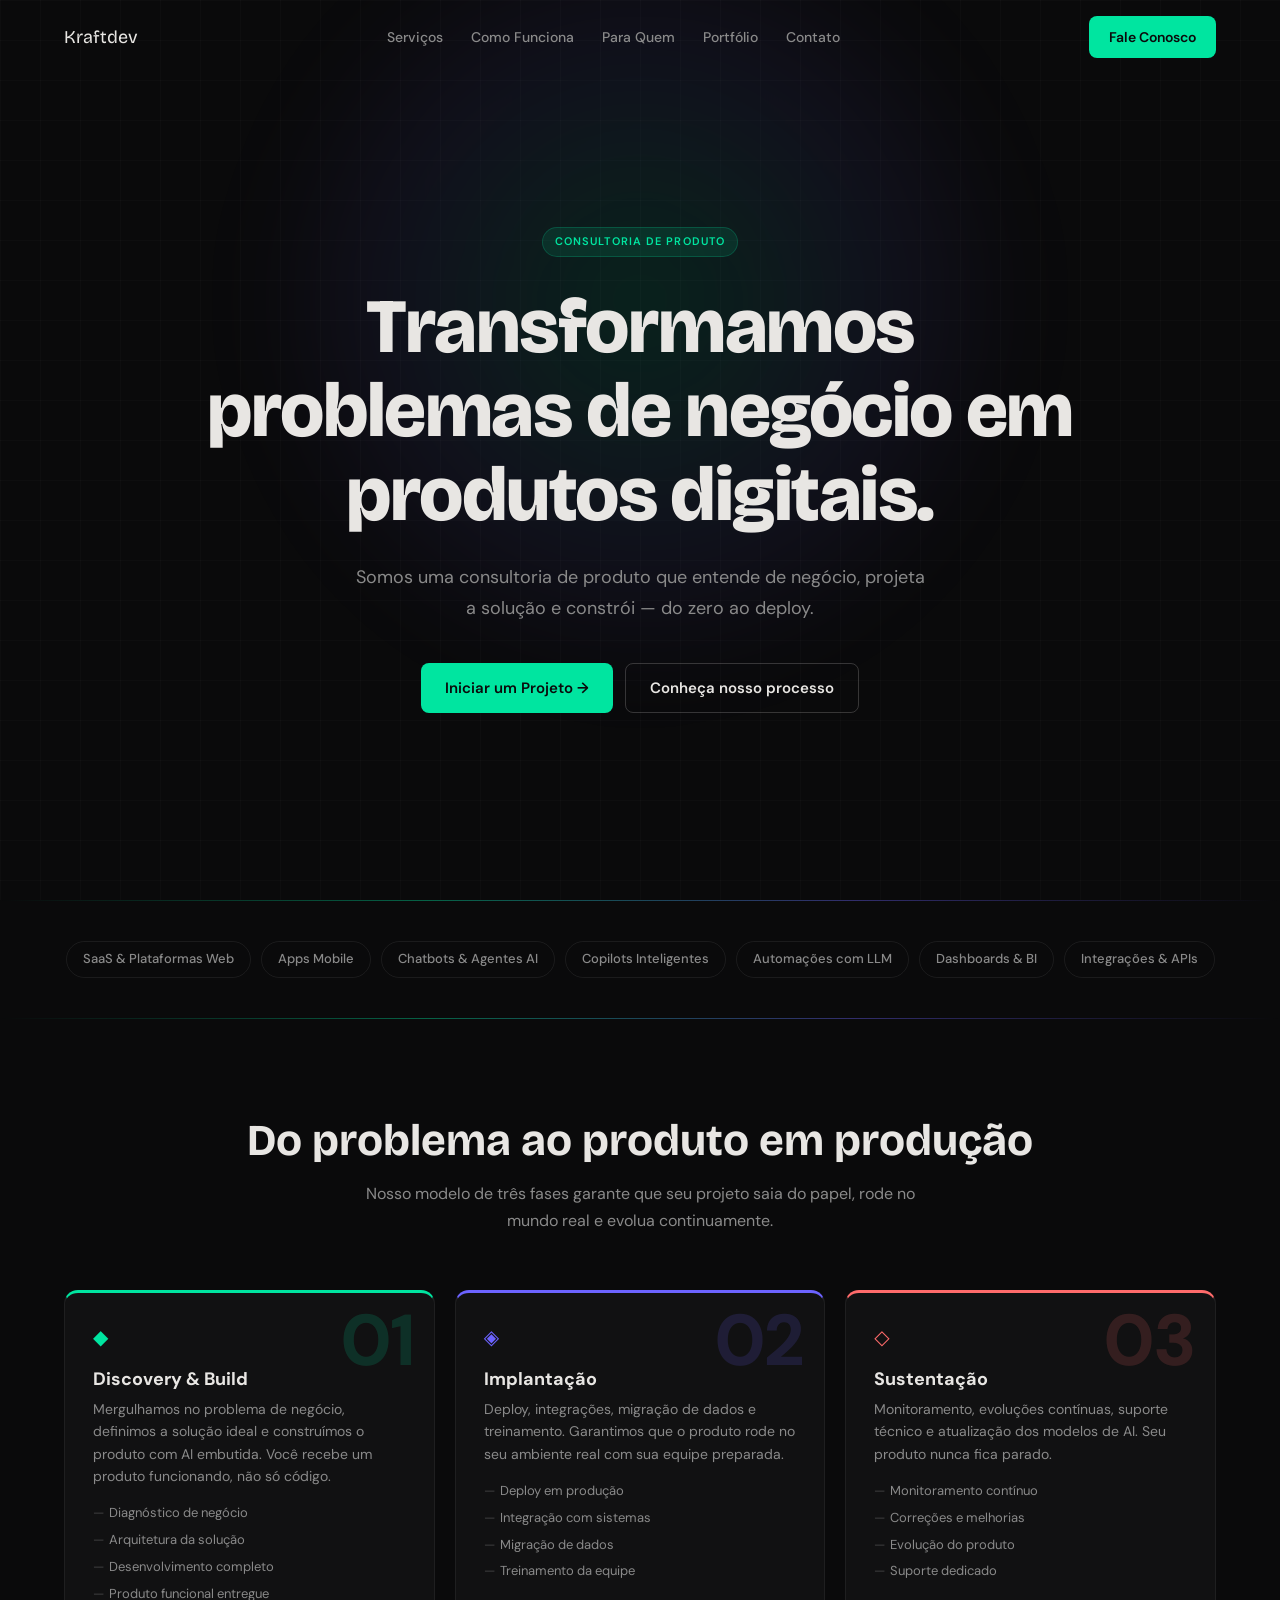
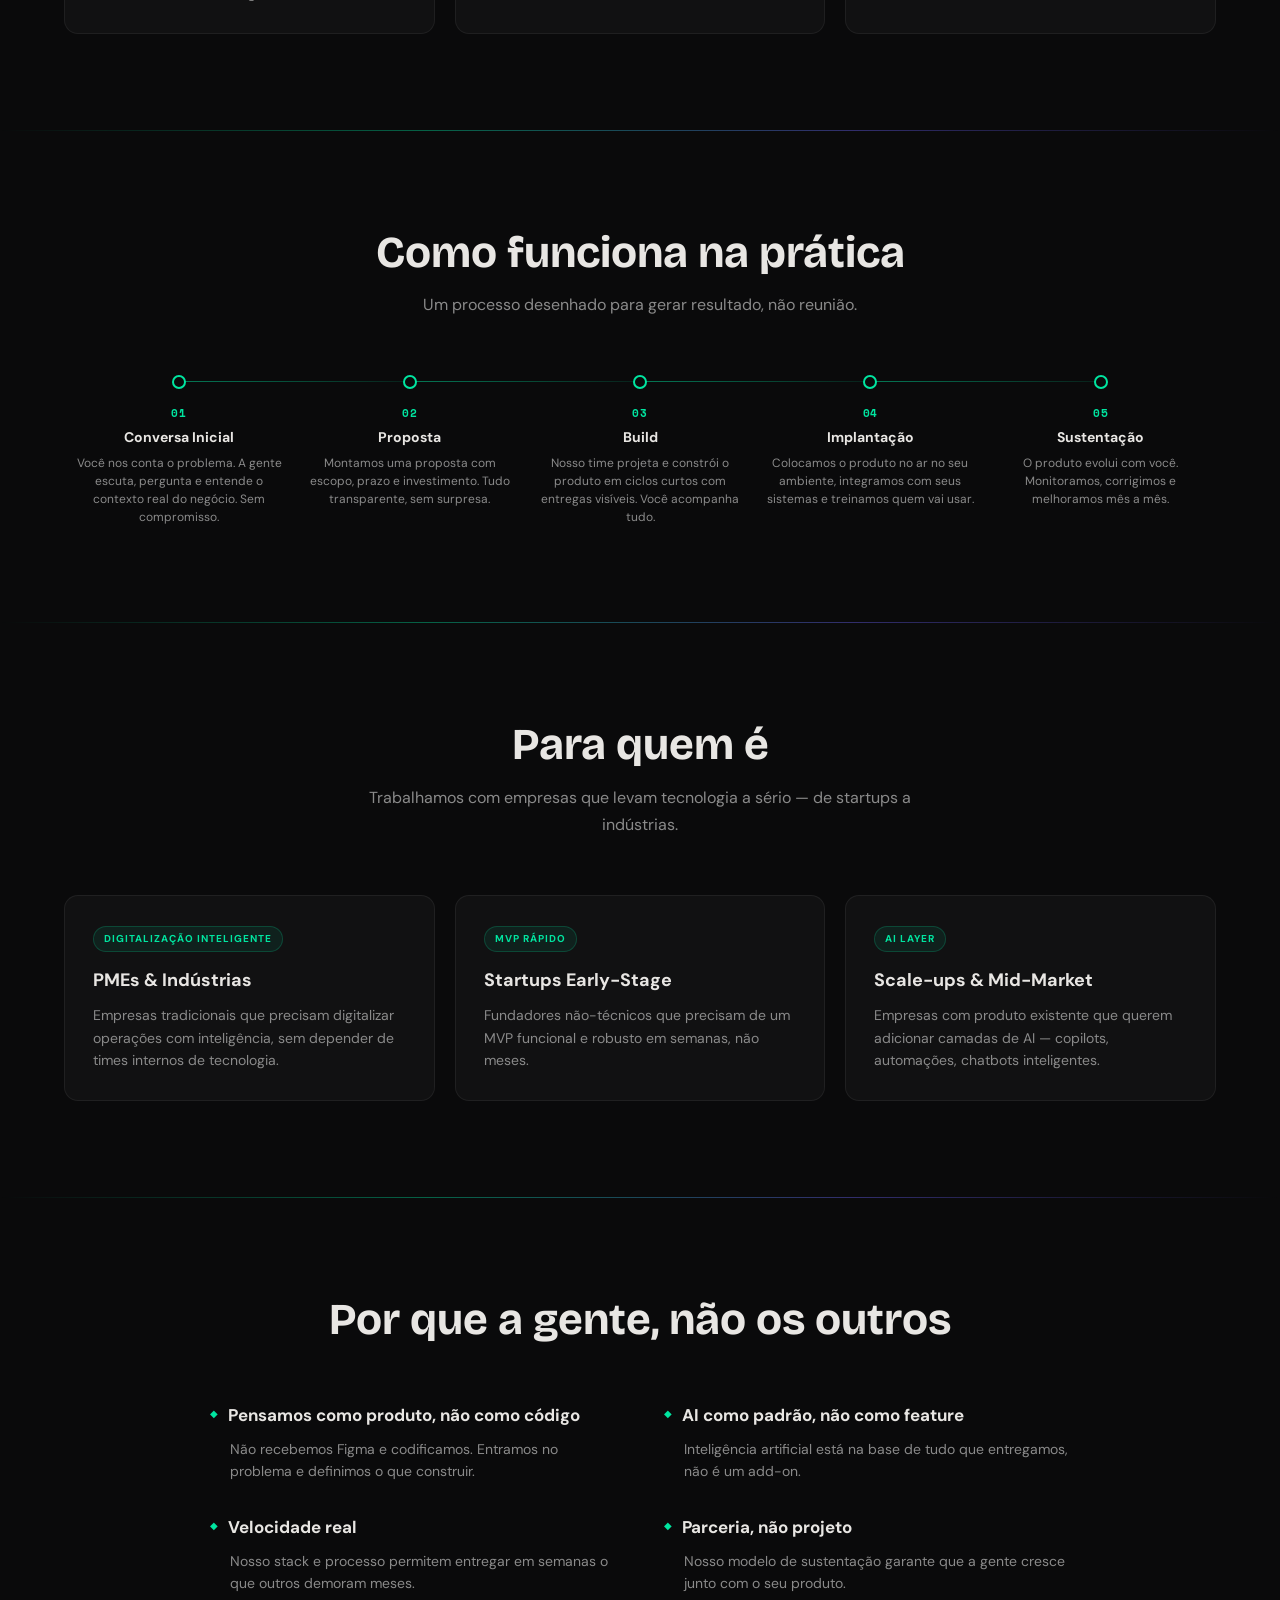
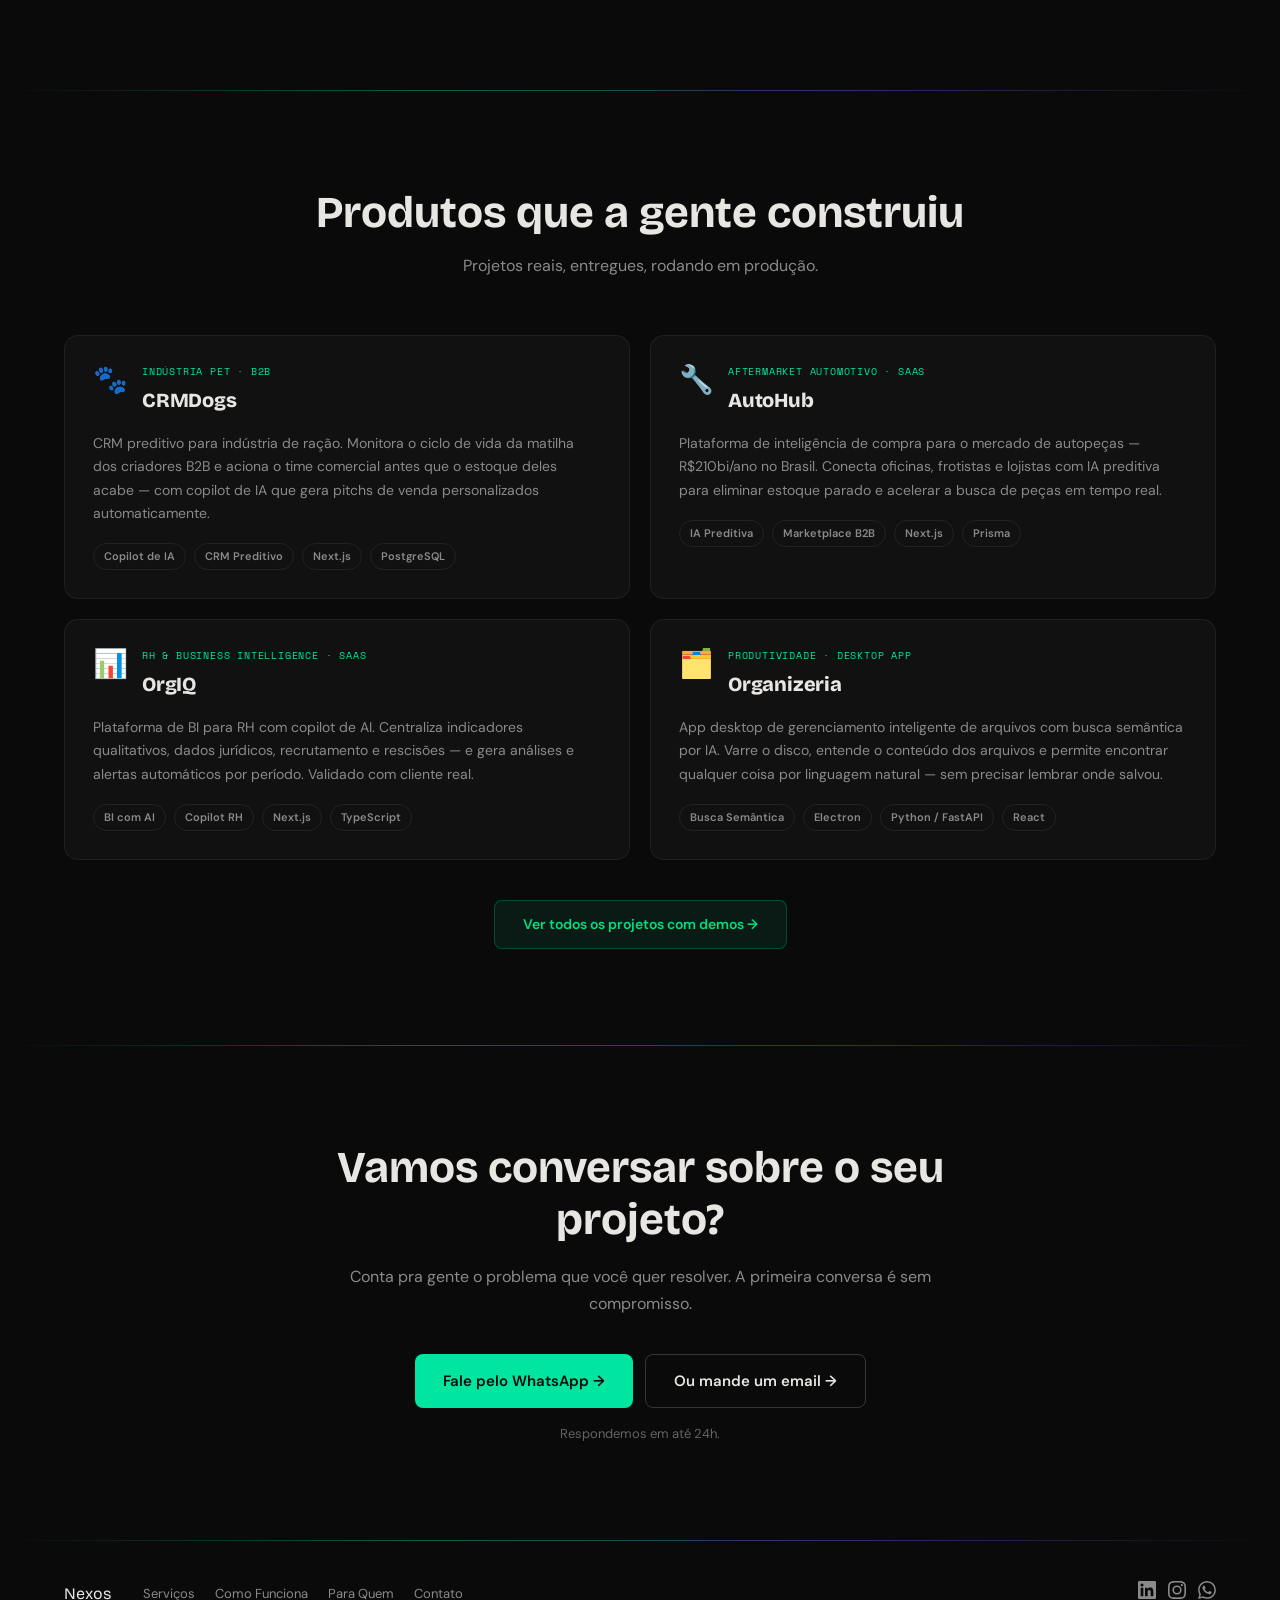
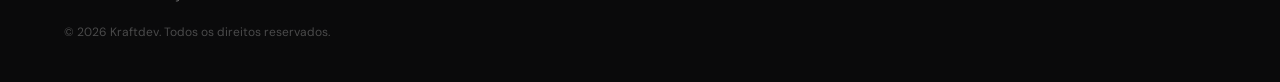
<file: index.html>
<!DOCTYPE html>
<html lang="pt-BR">

<head>
  <meta charset="UTF-8" />
  <meta name="viewport" content="width=device-width, initial-scale=1.0" />
  <title>Kraftdev — Consultoria de Produto</title>
  <meta name="description"
    content="Construímos produtos digitais para empresas que precisam de resultado, não só de código." />
  <link rel="preconnect" href="https://fonts.googleapis.com" />
  <link rel="preconnect" href="https://fonts.gstatic.com" crossorigin />
  <link
    href="https://fonts.googleapis.com/css2?family=Bricolage+Grotesque:opsz,wght@12..96,400;12..96,600;12..96,700;12..96,800&family=DM+Sans:wght@300;400;500;600;700&family=Space+Mono:wght@400;700&display=swap"
    rel="stylesheet" />
  <link rel="stylesheet" href="styles.css" />
  <link rel="icon" type="image/svg+xml" href="favicon.svg" />
  <noscript>
    <style>
      .reveal {
        opacity: 1 !important;
        transform: none !important;
      }
    </style>
  </noscript>
</head>

<body>
  <nav class="navbar" id="navbar">
    <div class="container navbar__inner">
      <a href="#" class="navbar__logo">Kraftdev</a>
      <ul class="navbar__links" id="navLinks">
        <li><a href="#servicos">Serviços</a></li>
        <li><a href="#como-funciona">Como Funciona</a></li>
        <li><a href="#para-quem">Para Quem</a></li>
        <li><a href="#portfolio">Portfólio</a></li>
        <li><a href="#contato">Contato</a></li>
      </ul>
      <a href="#contato" class="btn btn--primary navbar__cta">Fale Conosco</a>
      <button class="navbar__hamburger" id="hamburger" aria-label="Abrir menu" aria-expanded="false">
        <span></span><span></span><span></span>
      </button>
    </div>
  </nav>
  <section id="hero" class="hero">
    <div class="container hero__inner">
      <div class="hero__content reveal">
        <span class="hero__tag">Consultoria de Produto</span>
        <h1 class="hero__title">Transformamos problemas de negócio em produtos digitais.</h1>
        <p class="hero__subtitle">Somos uma consultoria de produto que entende de negócio, projeta a solução e constrói
          — do zero ao deploy.</p>
        <div class="hero__buttons">
          <a href="#contato" class="btn btn--primary">Iniciar um Projeto →</a>
          <a href="#como-funciona" class="btn btn--outline">Conheça nosso processo</a>
        </div>
      </div>
    </div>
    <div class="hero__orb" aria-hidden="true"></div>
  </section>
  <div class="glow-divider"></div>
  <section class="capabilities">
    <div class="container">
      <div class="capabilities__track reveal">
        <span class="cap-tag">SaaS & Plataformas Web</span>
        <span class="cap-tag">Apps Mobile</span>
        <span class="cap-tag">Chatbots & Agentes AI</span>
        <span class="cap-tag">Copilots Inteligentes</span>
        <span class="cap-tag">Automações com LLM</span>
        <span class="cap-tag">Dashboards & BI</span>
        <span class="cap-tag">Integrações & APIs</span>
      </div>
    </div>
  </section>
  <div class="glow-divider"></div>
  <section id="servicos" class="section-services">
    <div class="container">
      <div class="section-header reveal">
        <h2 class="section-title">Do problema ao produto em produção</h2>
        <p class="section-subtitle">Nosso modelo de três fases garante que seu projeto saia do papel, rode no mundo real
          e evolua continuamente.</p>
      </div>
      <div class="phases-grid">

        <article class="phase-card reveal reveal-delay-1" data-accent="green">
          <div class="phase-card__num" aria-hidden="true">01</div>
          <div class="phase-card__icon">◆</div>
          <h3 class="phase-card__title">Discovery & Build</h3>
          <p class="phase-card__desc">Mergulhamos no problema de negócio, definimos a solução ideal e construímos o
            produto com AI embutida. Você recebe um produto funcionando, não só código.</p>
          <ul class="phase-card__list">
            <li>Diagnóstico de negócio</li>
            <li>Arquitetura da solução</li>
            <li>Desenvolvimento completo</li>
            <li>Produto funcional entregue</li>
          </ul>
        </article>

        <article class="phase-card reveal reveal-delay-2" data-accent="purple">
          <div class="phase-card__num" aria-hidden="true">02</div>
          <div class="phase-card__icon">◈</div>
          <h3 class="phase-card__title">Implantação</h3>
          <p class="phase-card__desc">Deploy, integrações, migração de dados e treinamento. Garantimos que o produto
            rode no seu ambiente real com sua equipe preparada.</p>
          <ul class="phase-card__list">
            <li>Deploy em produção</li>
            <li>Integração com sistemas</li>
            <li>Migração de dados</li>
            <li>Treinamento da equipe</li>
          </ul>
        </article>

        <article class="phase-card reveal reveal-delay-3" data-accent="coral">
          <div class="phase-card__num" aria-hidden="true">03</div>
          <div class="phase-card__icon">◇</div>
          <h3 class="phase-card__title">Sustentação</h3>
          <p class="phase-card__desc">Monitoramento, evoluções contínuas, suporte técnico e atualização dos modelos de
            AI. Seu produto nunca fica parado.</p>
          <ul class="phase-card__list">
            <li>Monitoramento contínuo</li>
            <li>Correções e melhorias</li>
            <li>Evolução do produto</li>
            <li>Suporte dedicado</li>
          </ul>
        </article>

      </div>
    </div>
  </section>
  <div class="glow-divider"></div>
  <section id="como-funciona" class="section-how">
    <div class="container">
      <div class="section-header reveal">
        <h2 class="section-title">Como funciona na prática</h2>
        <p class="section-subtitle">Um processo desenhado para gerar resultado, não reunião.</p>
      </div>
      <div class="timeline reveal">
        <div class="timeline__step">
          <div class="timeline__dot" aria-hidden="true"></div>
          <div class="timeline__connector" aria-hidden="true"></div>
          <div class="timeline__content">
            <span class="timeline__num">01</span>
            <h3 class="timeline__title">Conversa Inicial</h3>
            <p class="timeline__desc">Você nos conta o problema. A gente escuta, pergunta e entende o contexto real do
              negócio. Sem compromisso.</p>
          </div>
        </div>
        <div class="timeline__step">
          <div class="timeline__dot" aria-hidden="true"></div>
          <div class="timeline__connector" aria-hidden="true"></div>
          <div class="timeline__content">
            <span class="timeline__num">02</span>
            <h3 class="timeline__title">Proposta</h3>
            <p class="timeline__desc">Montamos uma proposta com escopo, prazo e investimento. Tudo transparente, sem
              surpresa.</p>
          </div>
        </div>
        <div class="timeline__step">
          <div class="timeline__dot" aria-hidden="true"></div>
          <div class="timeline__connector" aria-hidden="true"></div>
          <div class="timeline__content">
            <span class="timeline__num">03</span>
            <h3 class="timeline__title">Build</h3>
            <p class="timeline__desc">Nosso time projeta e constrói o produto em ciclos curtos com entregas visíveis.
              Você acompanha tudo.</p>
          </div>
        </div>
        <div class="timeline__step">
          <div class="timeline__dot" aria-hidden="true"></div>
          <div class="timeline__connector" aria-hidden="true"></div>
          <div class="timeline__content">
            <span class="timeline__num">04</span>
            <h3 class="timeline__title">Implantação</h3>
            <p class="timeline__desc">Colocamos o produto no ar no seu ambiente, integramos com seus sistemas e
              treinamos quem vai usar.</p>
          </div>
        </div>
        <div class="timeline__step">
          <div class="timeline__dot" aria-hidden="true"></div>
          <div class="timeline__content">
            <span class="timeline__num">05</span>
            <h3 class="timeline__title">Sustentação</h3>
            <p class="timeline__desc">O produto evolui com você. Monitoramos, corrigimos e melhoramos mês a mês.</p>
          </div>
        </div>
      </div>
    </div>
  </section>
  <div class="glow-divider"></div>

  <!-- PARA QUEM -->
  <section id="para-quem" class="section-for-whom">
    <div class="container">
      <div class="section-header reveal">
        <h2 class="section-title">Para quem é</h2>
        <p class="section-subtitle">Trabalhamos com empresas que levam tecnologia a sério — de startups a indústrias.
        </p>
      </div>
      <div class="segment-grid">

        <article class="segment-card reveal reveal-delay-1">
          <span class="segment-tag">Digitalização inteligente</span>
          <h3 class="segment-title">PMEs & Indústrias</h3>
          <p class="segment-desc">Empresas tradicionais que precisam digitalizar operações com inteligência, sem
            depender de times internos de tecnologia.</p>
        </article>

        <article class="segment-card reveal reveal-delay-2">
          <span class="segment-tag">MVP rápido</span>
          <h3 class="segment-title">Startups Early-Stage</h3>
          <p class="segment-desc">Fundadores não-técnicos que precisam de um MVP funcional e robusto em semanas, não
            meses.</p>
        </article>

        <article class="segment-card reveal reveal-delay-3">
          <span class="segment-tag">AI layer</span>
          <h3 class="segment-title">Scale-ups & Mid-Market</h3>
          <p class="segment-desc">Empresas com produto existente que querem adicionar camadas de AI — copilots,
            automações, chatbots inteligentes.</p>
        </article>

      </div>
    </div>
  </section>
  <div class="glow-divider"></div>

  <!-- DIFERENCIAIS -->
  <section class="section-differentials">
    <div class="container">
      <div class="section-header reveal">
        <h2 class="section-title">Por que a gente, não os outros</h2>
      </div>
      <div class="diff-grid">

        <div class="diff-item reveal reveal-delay-1">
          <h3 class="diff-title">Pensamos como produto, não como código</h3>
          <p class="diff-desc">Não recebemos Figma e codificamos. Entramos no problema e definimos o que construir.</p>
        </div>

        <div class="diff-item reveal reveal-delay-2">
          <h3 class="diff-title">AI como padrão, não como feature</h3>
          <p class="diff-desc">Inteligência artificial está na base de tudo que entregamos, não é um add-on.</p>
        </div>

        <div class="diff-item reveal reveal-delay-1">
          <h3 class="diff-title">Velocidade real</h3>
          <p class="diff-desc">Nosso stack e processo permitem entregar em semanas o que outros demoram meses.</p>
        </div>

        <div class="diff-item reveal reveal-delay-2">
          <h3 class="diff-title">Parceria, não projeto</h3>
          <p class="diff-desc">Nosso modelo de sustentação garante que a gente cresce junto com o seu produto.</p>
        </div>

      </div>
    </div>
  </section>
  <div class="glow-divider"></div>

  <!-- PORTFÓLIO -->
  <section id="portfolio" class="section-portfolio">
    <div class="container">
      <div class="section-header reveal">
        <h2 class="section-title">Produtos que a gente construiu</h2>
        <p class="section-subtitle">Projetos reais, entregues, rodando em produção.</p>
      </div>
      <div class="portfolio-grid">

        <article class="portfolio-card reveal reveal-delay-1">
          <div class="portfolio-card__header">
            <div class="portfolio-card__icon" aria-hidden="true">🐾</div>
            <div>
              <span class="portfolio-card__sector">Indústria Pet · B2B</span>
              <h3 class="portfolio-card__name">CRMDogs</h3>
            </div>
          </div>
          <p class="portfolio-card__desc">CRM preditivo para indústria de ração. Monitora o ciclo de vida da matilha dos
            criadores B2B e aciona o time comercial antes que o estoque deles acabe — com copilot de IA que gera pitchs
            de venda personalizados automaticamente.</p>
          <div class="portfolio-card__tags">
            <span>Copilot de IA</span>
            <span>CRM Preditivo</span>
            <span>Next.js</span>
            <span>PostgreSQL</span>
          </div>
        </article>

        <article class="portfolio-card reveal reveal-delay-2">
          <div class="portfolio-card__header">
            <div class="portfolio-card__icon" aria-hidden="true">🔧</div>
            <div>
              <span class="portfolio-card__sector">Aftermarket Automotivo · SaaS</span>
              <h3 class="portfolio-card__name">AutoHub</h3>
            </div>
          </div>
          <p class="portfolio-card__desc">Plataforma de inteligência de compra para o mercado de autopeças — R$210bi/ano
            no Brasil. Conecta oficinas, frotistas e lojistas com IA preditiva para eliminar estoque parado e acelerar a
            busca de peças em tempo real.</p>
          <div class="portfolio-card__tags">
            <span>IA Preditiva</span>
            <span>Marketplace B2B</span>
            <span>Next.js</span>
            <span>Prisma</span>
          </div>
        </article>

        <article class="portfolio-card reveal reveal-delay-3">
          <div class="portfolio-card__header">
            <div class="portfolio-card__icon" aria-hidden="true">📊</div>
            <div>
              <span class="portfolio-card__sector">RH & Business Intelligence · SaaS</span>
              <h3 class="portfolio-card__name">OrgIQ</h3>
            </div>
          </div>
          <p class="portfolio-card__desc">Plataforma de BI para RH com copilot de AI. Centraliza indicadores
            qualitativos, dados jurídicos, recrutamento e rescisões — e gera análises e alertas automáticos por período.
            Validado com cliente real.</p>
          <div class="portfolio-card__tags">
            <span>BI com AI</span>
            <span>Copilot RH</span>
            <span>Next.js</span>
            <span>TypeScript</span>
          </div>
        </article>

        <article class="portfolio-card reveal reveal-delay-1">
          <div class="portfolio-card__header">
            <div class="portfolio-card__icon" aria-hidden="true">🗂️</div>
            <div>
              <span class="portfolio-card__sector">Produtividade · Desktop App</span>
              <h3 class="portfolio-card__name">Organizeria</h3>
            </div>
          </div>
          <p class="portfolio-card__desc">App desktop de gerenciamento inteligente de arquivos com busca semântica por
            IA. Varre o disco, entende o conteúdo dos arquivos e permite encontrar qualquer coisa por linguagem natural
            — sem precisar lembrar onde salvou.</p>
          <div class="portfolio-card__tags">
            <span>Busca Semântica</span>
            <span>Electron</span>
            <span>Python / FastAPI</span>
            <span>React</span>
          </div>
        </article>

      </div>
      <div style="text-align:center;margin-top:40px;" class="reveal">
        <a href="portfolio.html"
          style="display:inline-flex;align-items:center;gap:8px;background:rgba(0,223,130,0.08);border:1px solid rgba(0,223,130,0.25);color:#00DF82;font-size:14px;font-weight:600;padding:12px 28px;border-radius:8px;text-decoration:none;transition:background 0.2s;"
          onmouseover="this.style.background='rgba(0,223,130,0.15)'"
          onmouseout="this.style.background='rgba(0,223,130,0.08)'">Ver todos os projetos com demos →</a>
      </div>
    </div>
  </section>
  <div class="glow-divider"></div>

  <!-- CTA FINAL -->
  <section id="contato" class="section-cta">
    <div class="container">
      <div class="cta-inner reveal">
        <h2 class="cta-title">Vamos conversar sobre o seu projeto?</h2>
        <p class="cta-subtitle">Conta pra gente o problema que você quer resolver. A primeira conversa é sem
          compromisso.</p>
        <div class="cta-buttons">
          <a href="https://wa.me/5511966451983" class="btn btn--primary btn--large" target="_blank"
            rel="noopener noreferrer">Fale pelo WhatsApp →</a>
          <a href="mailto:contato@empresa.com" class="btn btn--outline btn--large">Ou mande um email →</a>
        </div>
        <p class="cta-note">Respondemos em até 24h.</p>
      </div>
    </div>
  </section>

  <!-- FOOTER -->
  <footer class="footer">
    <div class="glow-divider"></div>
    <div class="container footer__inner">
      <a href="#" class="footer__logo">Nexos</a>
      <nav class="footer__links" aria-label="Links do rodapé">
        <a href="#servicos">Serviços</a>
        <a href="#como-funciona">Como Funciona</a>
        <a href="#para-quem">Para Quem</a>
        <a href="#contato">Contato</a>
      </nav>
      <div class="footer__social">
        <a href="#" aria-label="LinkedIn" target="_blank" rel="noopener noreferrer">
          <svg width="18" height="18" viewBox="0 0 24 24" fill="currentColor" aria-hidden="true">
            <path
              d="M20.447 20.452h-3.554v-5.569c0-1.328-.027-3.037-1.852-3.037-1.853 0-2.136 1.445-2.136 2.939v5.667H9.351V9h3.414v1.561h.046c.477-.9 1.637-1.85 3.37-1.85 3.601 0 4.267 2.37 4.267 5.455v6.286zM5.337 7.433a2.062 2.062 0 0 1-2.063-2.065 2.064 2.064 0 1 1 2.063 2.065zm1.782 13.019H3.555V9h3.564v11.452zM22.225 0H1.771C.792 0 0 .774 0 1.729v20.542C0 23.227.792 24 1.771 24h20.451C23.2 24 24 23.227 24 22.271V1.729C24 .774 23.2 0 22.222 0h.003z" />
          </svg>
        </a>
        <a href="https://www.instagram.com/kraft.dev" aria-label="Instagram" target="_blank" rel="noopener noreferrer">
          <svg width="18" height="18" viewBox="0 0 24 24" fill="currentColor" aria-hidden="true">
            <path
              d="M12 2.163c3.204 0 3.584.012 4.85.07 3.252.148 4.771 1.691 4.919 4.919.058 1.265.069 1.645.069 4.849 0 3.205-.012 3.584-.069 4.849-.149 3.225-1.664 4.771-4.919 4.919-1.266.058-1.644.07-4.85.07-3.204 0-3.584-.012-4.849-.07-3.26-.149-4.771-1.699-4.919-4.92-.058-1.265-.07-1.644-.07-4.849 0-3.204.013-3.583.07-4.849.149-3.227 1.664-4.771 4.919-4.919 1.266-.057 1.645-.069 4.849-.069zm0-2.163c-3.259 0-3.667.014-4.947.072-4.358.2-6.78 2.618-6.98 6.98-.059 1.281-.073 1.689-.073 4.948 0 3.259.014 3.668.072 4.948.2 4.358 2.618 6.78 6.98 6.98 1.281.058 1.689.072 4.948.072 3.259 0 3.668-.014 4.948-.072 4.354-.2 6.782-2.618 6.979-6.98.059-1.28.073-1.689.073-4.948 0-3.259-.014-3.667-.072-4.947-.196-4.354-2.617-6.78-6.979-6.98-1.281-.059-1.69-.073-4.949-.073zm0 5.838a6.162 6.162 0 1 0 0 12.324 6.162 6.162 0 0 0 0-12.324zM12 16a4 4 0 1 1 0-8 4 4 0 0 1 0 8zm6.406-11.845a1.44 1.44 0 1 0 0 2.881 1.44 1.44 0 0 0 0-2.881z" />
          </svg>
        </a>
        <a href="https://wa.me/5511966451983" aria-label="WhatsApp" target="_blank" rel="noopener noreferrer">
          <svg width="18" height="18" viewBox="0 0 24 24" fill="currentColor" aria-hidden="true">
            <path
              d="M17.472 14.382c-.297-.149-1.758-.867-2.03-.967-.273-.099-.471-.148-.67.15-.197.297-.767.966-.94 1.164-.173.199-.347.223-.644.075-.297-.15-1.255-.463-2.39-1.475-.883-.788-1.48-1.761-1.653-2.059-.173-.297-.018-.458.13-.606.134-.133.298-.347.446-.52.149-.174.198-.298.298-.497.099-.198.05-.371-.025-.52-.075-.149-.669-1.612-.916-2.207-.242-.579-.487-.5-.669-.51-.173-.008-.371-.01-.57-.01-.198 0-.52.074-.792.372-.272.297-1.04 1.016-1.04 2.479 0 1.462 1.065 2.875 1.213 3.074.149.198 2.096 3.2 5.077 4.487.709.306 1.262.489 1.694.625.712.227 1.36.195 1.871.118.571-.085 1.758-.719 2.006-1.413.248-.694.248-1.289.173-1.413-.074-.124-.272-.198-.57-.347m-5.421 7.403h-.004a9.87 9.87 0 0 1-5.031-1.378l-.361-.214-3.741.982.998-3.648-.235-.374a9.86 9.86 0 0 1-1.51-5.26c.001-5.45 4.436-9.884 9.888-9.884 2.64 0 5.122 1.03 6.988 2.898a9.825 9.825 0 0 1 2.893 6.994c-.003 5.45-4.437 9.884-9.885 9.884m8.413-18.297A11.815 11.815 0 0 0 12.05 0C5.495 0 .16 5.335.157 11.892c0 2.096.547 4.142 1.588 5.945L.057 24l6.305-1.654a11.882 11.882 0 0 0 5.683 1.448h.005c6.554 0 11.89-5.335 11.893-11.893a11.821 11.821 0 0 0-3.48-8.413z" />
          </svg>
        </a>
      </div>
      <p class="footer__copy">© 2026 Kraftdev. Todos os direitos reservados.</p>
    </div>
  </footer>

  <script src="main.js"></script>
</body>

</html>
</file>
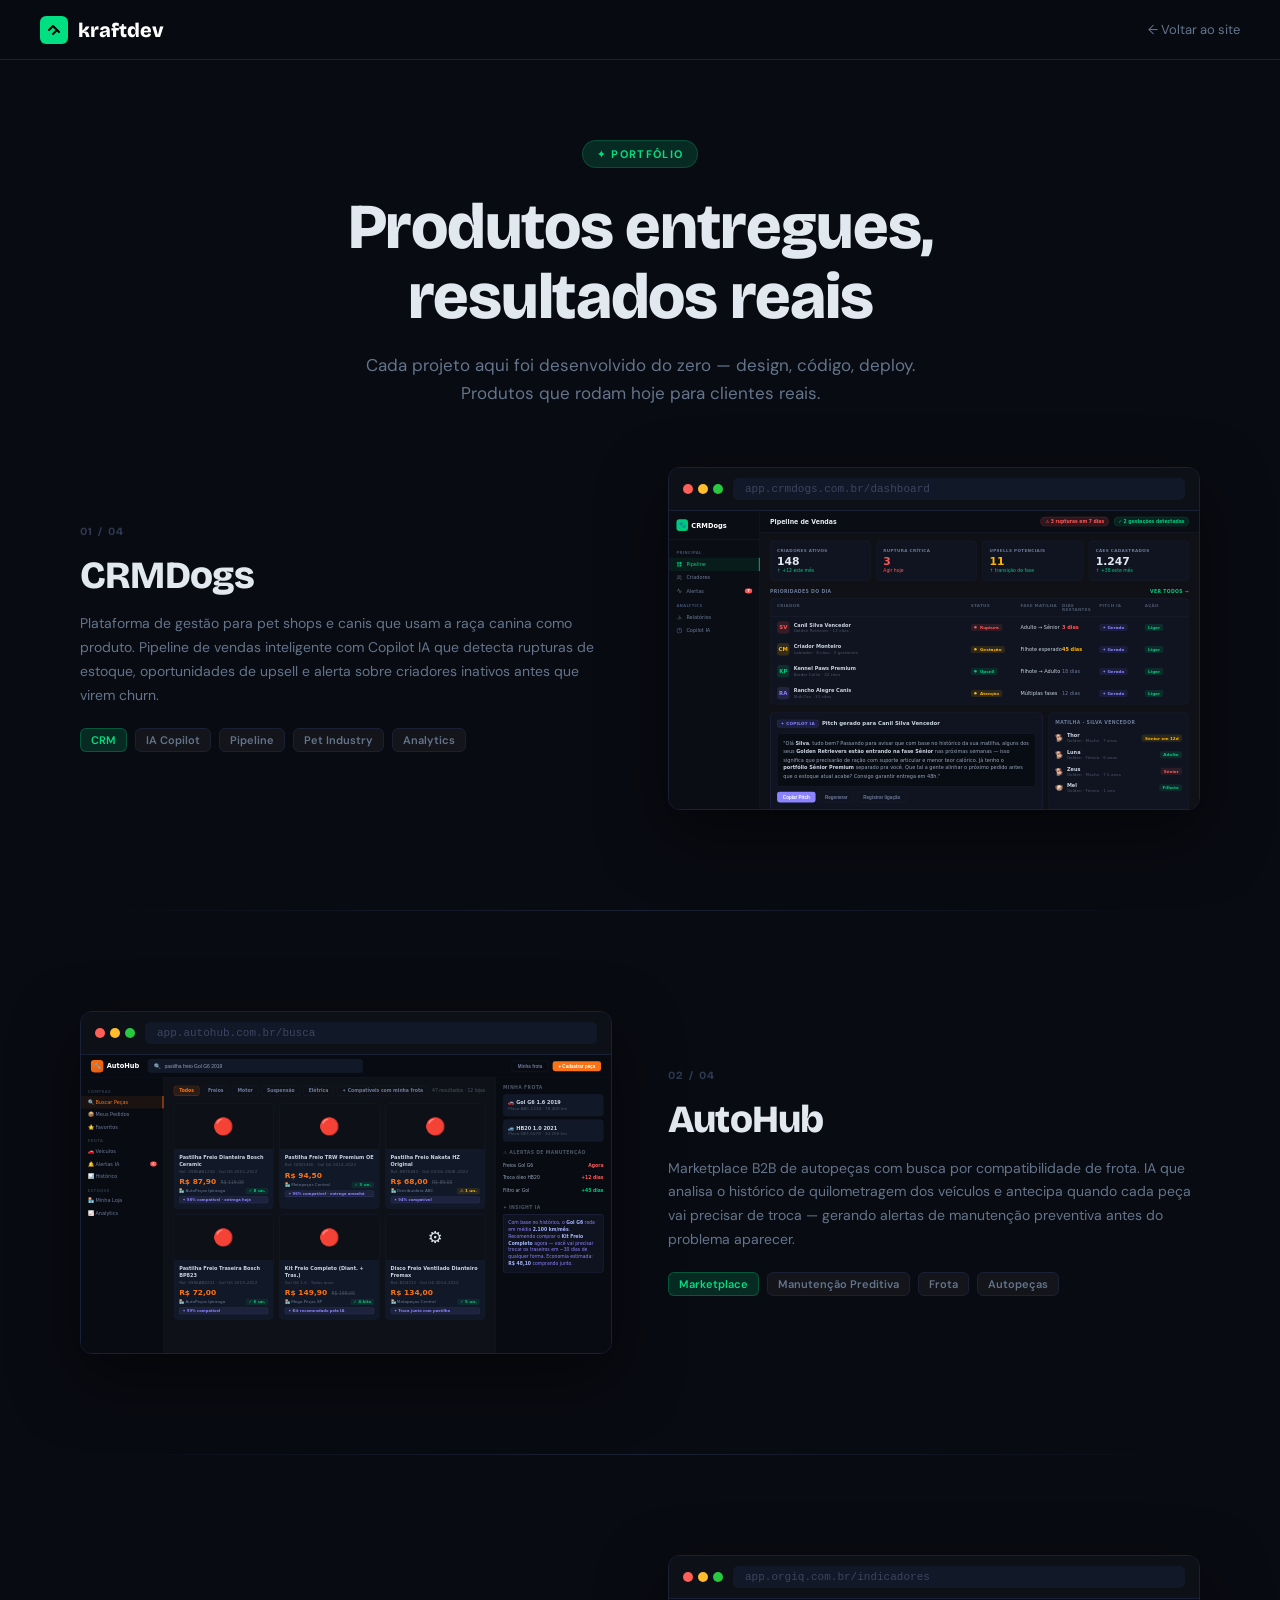
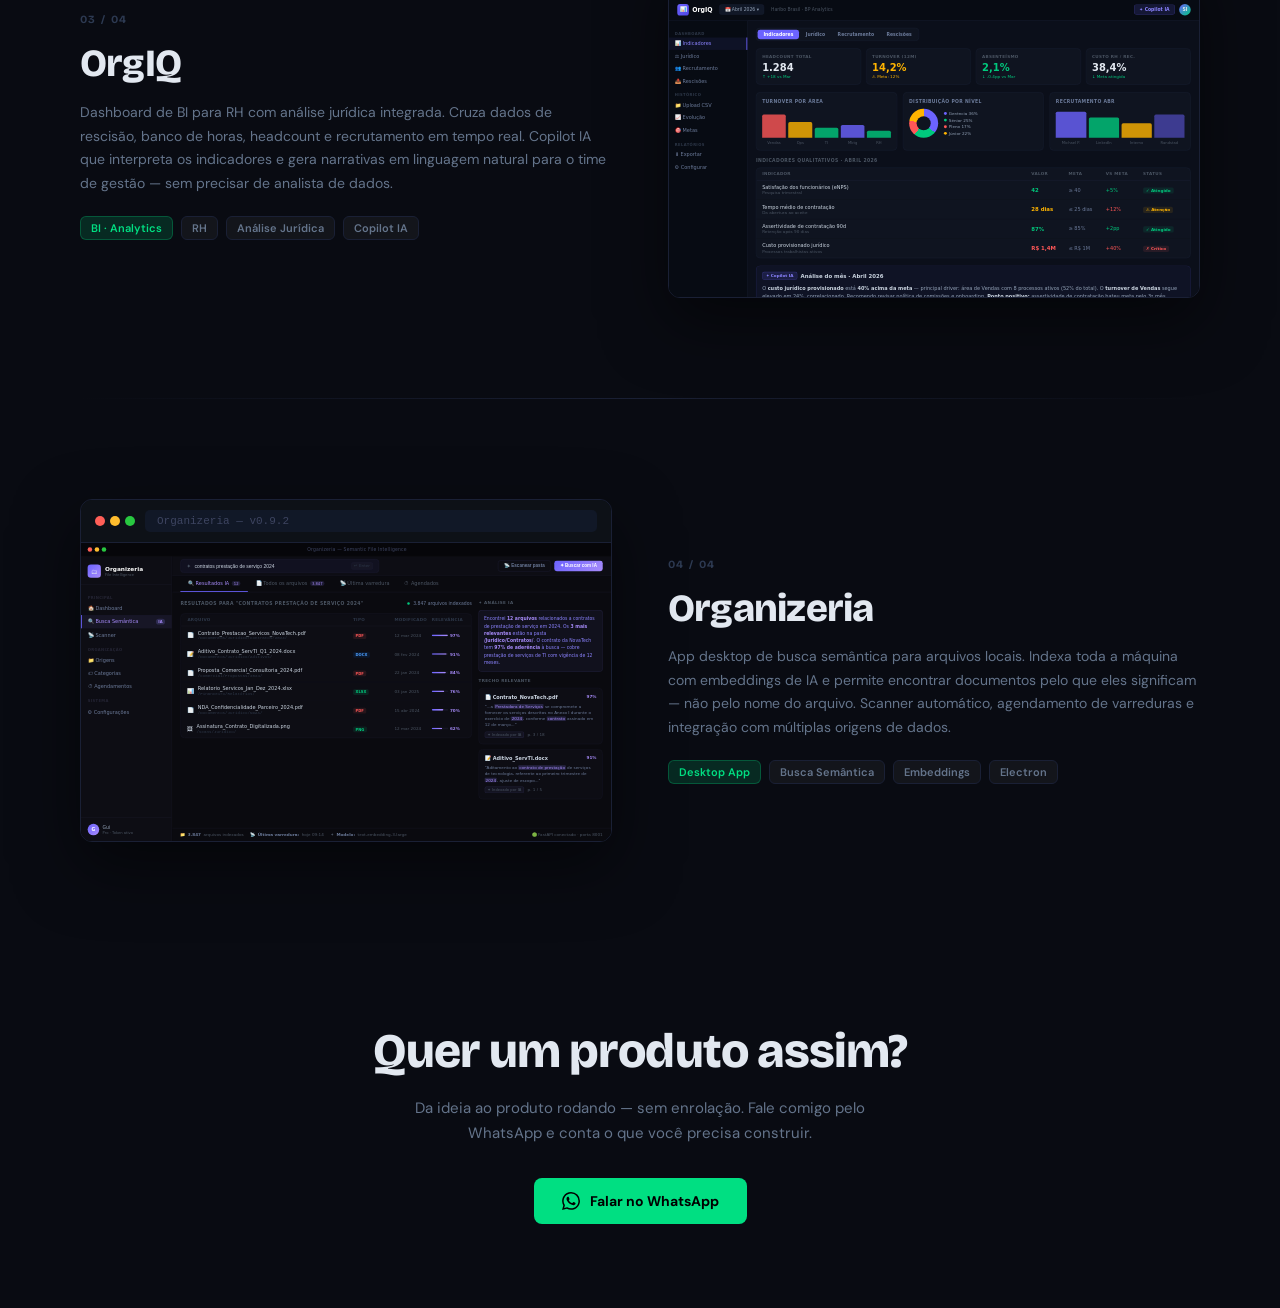
<file: portfolio.html>
<!DOCTYPE html>
<html lang="pt-BR">
<head>
<meta charset="UTF-8"/>
<meta name="viewport" content="width=device-width, initial-scale=1.0"/>
<title>Portfólio — kraftdev</title>
<link rel="preconnect" href="https://fonts.googleapis.com" />
<link rel="preconnect" href="https://fonts.gstatic.com" crossorigin />
<link rel="icon" type="image/svg+xml" href="favicon.svg" />
  <link href="https://fonts.googleapis.com/css2?family=Bricolage+Grotesque:opsz,wght@12..96,400;12..96,600;12..96,700;12..96,800&family=DM+Sans:wght@300;400;500;600;700&display=swap" rel="stylesheet" />
<style>
:root {
  --bg: #090B12;
  --bg-card: #0F1421;
  --bg-card-hover: #131929;
  --border: #1A2035;
  --text: #E2E8F0;
  --text-muted: #64748B;
  --text-dim: #2D3A52;
  --accent: #00DF82;
  --accent-glow: rgba(0,223,130,0.15);
  --font-display: 'Bricolage Grotesque', system-ui, sans-serif;
  --font-body: 'DM Sans', system-ui, sans-serif;
}
* { box-sizing: border-box; margin: 0; padding: 0; }
html { scroll-behavior: smooth; }
body { background: var(--bg); font-family: var(--font-body); color: var(--text); min-height: 100vh; }

/* Nav */
nav { position: sticky; top: 0; z-index: 100; background: rgba(9,11,18,0.85); backdrop-filter: blur(20px); border-bottom: 1px solid var(--border); padding: 0 40px; height: 60px; display: flex; align-items: center; justify-content: space-between; }
.nav-logo { font-family: var(--font-display); font-size: 20px; font-weight: 800; color: #fff; text-decoration: none; display: flex; align-items: center; gap: 10px; }
.nav-logo-mark { width: 28px; height: 28px; background: var(--accent); border-radius: 6px; display: flex; align-items: center; justify-content: center; }
.nav-logo-mark svg { width: 16px; height: 16px; }
.nav-back { font-size: 13px; color: var(--text-muted); text-decoration: none; display: flex; align-items: center; gap: 6px; transition: color 0.2s; }
.nav-back:hover { color: var(--accent); }

/* Hero */
.hero { padding: 80px 40px 60px; text-align: center; max-width: 820px; margin: 0 auto; }
.hero-label { display: inline-flex; align-items: center; gap: 8px; font-size: 11px; font-weight: 700; text-transform: uppercase; letter-spacing: 0.12em; color: var(--accent); background: var(--accent-glow); border: 1px solid rgba(0,223,130,0.2); padding: 6px 14px; border-radius: 100px; margin-bottom: 24px; }
.hero h1 { font-family: var(--font-display); font-size: clamp(36px, 5vw, 64px); font-weight: 800; line-height: 1.1; letter-spacing: -0.02em; margin-bottom: 18px; }
.hero p { font-size: 17px; color: var(--text-muted); line-height: 1.65; max-width: 600px; margin: 0 auto; }

/* Projects */
.projects { padding: 0 40px 100px; max-width: 1200px; margin: 0 auto; display: flex; flex-direction: column; gap: 100px; }

/* Project block */
.project { display: grid; grid-template-columns: 1fr 1fr; gap: 56px; align-items: center; }
.project.reverse { direction: rtl; }
.project.reverse > * { direction: ltr; }
.project-info { display: flex; flex-direction: column; gap: 16px; }
.project-number { font-family: var(--font-display); font-size: 11px; font-weight: 700; color: var(--text-dim); text-transform: uppercase; letter-spacing: 0.12em; }
.project-name { font-family: var(--font-display); font-size: clamp(28px, 3vw, 40px); font-weight: 800; letter-spacing: -0.02em; line-height: 1.1; }
.project-desc { font-size: 14px; color: var(--text-muted); line-height: 1.7; }
.project-tags { display: flex; flex-wrap: wrap; gap: 8px; margin-top: 4px; }
.tag { font-size: 11px; font-weight: 600; padding: 4px 10px; border-radius: 6px; background: rgba(255,255,255,0.04); border: 1px solid var(--border); color: var(--text-muted); }
.tag.accent { background: var(--accent-glow); border-color: rgba(0,223,130,0.25); color: var(--accent); }
/* Browser frame */
.browser-frame { border-radius: 12px; overflow: hidden; border: 1px solid var(--border); box-shadow: 0 24px 64px rgba(0,0,0,0.5); }
.browser-chrome { background: #0D1117; padding: 10px 14px; display: flex; align-items: center; gap: 10px; border-bottom: 1px solid var(--border); }
.chrome-dots { display: flex; gap: 5px; }
.chrome-dot { width: 10px; height: 10px; border-radius: 50%; }
.chrome-dot:nth-child(1) { background: #FF5F57; }
.chrome-dot:nth-child(2) { background: #FFBD2E; }
.chrome-dot:nth-child(3) { background: #28C840; }
.chrome-url { flex: 1; background: #111827; border-radius: 5px; padding: 5px 12px; font-size: 11px; color: #3D4460; font-family: monospace; }
.browser-viewport { overflow: hidden; height: 360px; position: relative; background: #090B12; }
.browser-content { width: 1280px; height: 720px; border: none; display: block; transform-origin: top left; pointer-events: none; }

/* Divider */
.divider { height: 1px; background: linear-gradient(90deg, transparent, var(--border), transparent); }

/* CTA */
.cta { text-align: center; padding: 80px 40px; }
.cta h2 { font-family: var(--font-display); font-size: clamp(28px, 4vw, 48px); font-weight: 800; letter-spacing: -0.02em; margin-bottom: 16px; }
.cta p { font-size: 15px; color: var(--text-muted); max-width: 480px; margin: 0 auto 32px; line-height: 1.65; }
.btn-cta { display: inline-flex; align-items: center; gap: 10px; background: var(--accent); color: #000; font-size: 14px; font-weight: 700; padding: 14px 28px; border-radius: 8px; text-decoration: none; transition: opacity 0.2s, transform 0.2s; }
.btn-cta:hover { opacity: 0.9; transform: translateY(-2px); }

@media (max-width: 900px) {
  .project, .project.reverse { grid-template-columns: 1fr; direction: ltr; gap: 32px; }
  nav { padding: 0 20px; }
  .hero { padding: 60px 20px 40px; }
  .projects { padding: 0 20px 60px; }
}
</style>
</head>
<body>
<nav>
  <a href="index.html" class="nav-logo">
    <span class="nav-logo-mark">
      <svg viewBox="0 0 16 16" fill="none"><path d="M3 8L7 4L13 10" stroke="#000" stroke-width="2" stroke-linecap="round" stroke-linejoin="round"/><path d="M7 12L11 8" stroke="#000" stroke-width="2" stroke-linecap="round" stroke-linejoin="round"/></svg>
    </span>
    kraftdev
  </a>
  <a href="index.html" class="nav-back">← Voltar ao site</a>
</nav>

<div class="hero">
  <div class="hero-label">✦ Portfólio</div>
  <h1>Produtos entregues, resultados reais</h1>
  <p>Cada projeto aqui foi desenvolvido do zero — design, código, deploy. Produtos que rodam hoje para clientes reais.</p>
</div>

<div class="projects">

  <!-- CRMDogs -->
  <div class="project">
    <div class="project-info">
      <div class="project-number">01 / 04</div>
      <div class="project-name">CRMDogs</div>
      <div class="project-desc">Plataforma de gestão para pet shops e canis que usam a raça canina como produto. Pipeline de vendas inteligente com Copilot IA que detecta rupturas de estoque, oportunidades de upsell e alerta sobre criadores inativos antes que virem churn.</div>
      <div class="project-tags">
        <span class="tag accent">CRM</span>
        <span class="tag">IA Copilot</span>
        <span class="tag">Pipeline</span>
        <span class="tag">Pet Industry</span>
        <span class="tag">Analytics</span>
      </div>
    </div>
    <div class="browser-frame">
      <div class="browser-chrome">
        <div class="chrome-dots"><div class="chrome-dot"></div><div class="chrome-dot"></div><div class="chrome-dot"></div></div>
        <div class="chrome-url">app.crmdogs.com.br/dashboard</div>
      </div>
      <div class="browser-viewport">
        <iframe src="mockups/crmdogs.html" class="browser-content" scrolling="no"></iframe>
      </div>
    </div>
  </div>

  <div class="divider"></div>

  <!-- AutoHub -->
  <div class="project reverse">
    <div class="project-info">
      <div class="project-number">02 / 04</div>
      <div class="project-name">AutoHub</div>
      <div class="project-desc">Marketplace B2B de autopeças com busca por compatibilidade de frota. IA que analisa o histórico de quilometragem dos veículos e antecipa quando cada peça vai precisar de troca — gerando alertas de manutenção preventiva antes do problema aparecer.</div>
      <div class="project-tags">
        <span class="tag accent">Marketplace</span>
        <span class="tag">Manutenção Preditiva</span>
        <span class="tag">Frota</span>
        <span class="tag">Autopeças</span>
      </div>
    </div>
    <div class="browser-frame">
      <div class="browser-chrome">
        <div class="chrome-dots"><div class="chrome-dot"></div><div class="chrome-dot"></div><div class="chrome-dot"></div></div>
        <div class="chrome-url">app.autohub.com.br/busca</div>
      </div>
      <div class="browser-viewport">
        <iframe src="mockups/autohub.html" class="browser-content" scrolling="no"></iframe>
      </div>
    </div>
  </div>

  <div class="divider"></div>

  <!-- OrgIQ -->
  <div class="project">
    <div class="project-info">
      <div class="project-number">03 / 04</div>
      <div class="project-name">OrgIQ</div>
      <div class="project-desc">Dashboard de BI para RH com análise jurídica integrada. Cruza dados de rescisão, banco de horas, headcount e recrutamento em tempo real. Copilot IA que interpreta os indicadores e gera narrativas em linguagem natural para o time de gestão — sem precisar de analista de dados.</div>
      <div class="project-tags">
        <span class="tag accent">BI · Analytics</span>
        <span class="tag">RH</span>
        <span class="tag">Análise Jurídica</span>
        <span class="tag">Copilot IA</span>
      </div>
    </div>
    <div class="browser-frame">
      <div class="browser-chrome">
        <div class="chrome-dots"><div class="chrome-dot"></div><div class="chrome-dot"></div><div class="chrome-dot"></div></div>
        <div class="chrome-url">app.orgiq.com.br/indicadores</div>
      </div>
      <div class="browser-viewport">
        <iframe src="mockups/orgiq.html" class="browser-content" scrolling="no"></iframe>
      </div>
    </div>
  </div>

  <div class="divider"></div>

  <!-- Organizeria -->
  <div class="project reverse">
    <div class="project-info">
      <div class="project-number">04 / 04</div>
      <div class="project-name">Organizeria</div>
      <div class="project-desc">App desktop de busca semântica para arquivos locais. Indexa toda a máquina com embeddings de IA e permite encontrar documentos pelo que eles significam — não pelo nome do arquivo. Scanner automático, agendamento de varreduras e integração com múltiplas origens de dados.</div>
      <div class="project-tags">
        <span class="tag accent">Desktop App</span>
        <span class="tag">Busca Semântica</span>
        <span class="tag">Embeddings</span>
        <span class="tag">Electron</span>
      </div>
    </div>
    <div class="browser-frame">
      <div class="browser-chrome">
        <div class="chrome-dots"><div class="chrome-dot"></div><div class="chrome-dot"></div><div class="chrome-dot"></div></div>
        <div class="chrome-url">Organizeria — v0.9.2</div>
      </div>
      <div class="browser-viewport">
        <iframe src="mockups/organizeria.html" class="browser-content" scrolling="no"></iframe>
      </div>
    </div>
  </div>

</div>

<div class="cta">
  <h2>Quer um produto assim?</h2>
  <p>Da ideia ao produto rodando — sem enrolação. Fale comigo pelo WhatsApp e conta o que você precisa construir.</p>
  <a href="https://wa.me/5511966451983" target="_blank" class="btn-cta">
    <svg width="18" height="18" viewBox="0 0 24 24" fill="currentColor"><path d="M17.472 14.382c-.297-.149-1.758-.867-2.03-.967-.273-.099-.471-.148-.67.15-.197.297-.767.966-.94 1.164-.173.199-.347.223-.644.075-.297-.15-1.255-.463-2.39-1.475-.883-.788-1.48-1.761-1.653-2.059-.173-.297-.018-.458.13-.606.134-.133.298-.347.446-.52.149-.174.198-.298.298-.497.099-.198.05-.371-.025-.52-.075-.149-.669-1.612-.916-2.207-.242-.579-.487-.5-.669-.51-.173-.008-.371-.01-.57-.01-.198 0-.52.074-.792.372-.272.297-1.04 1.016-1.04 2.479 0 1.462 1.065 2.875 1.213 3.074.149.198 2.096 3.2 5.077 4.487.709.306 1.262.489 1.694.625.712.227 1.36.195 1.871.118.571-.085 1.758-.719 2.006-1.413.248-.694.248-1.289.173-1.413-.074-.124-.272-.198-.57-.347m-5.421 7.403h-.004a9.87 9.87 0 01-5.031-1.378l-.361-.214-3.741.982.998-3.648-.235-.374a9.86 9.86 0 01-1.51-5.26c.001-5.45 4.436-9.884 9.888-9.884 2.64 0 5.122 1.03 6.988 2.898a9.825 9.825 0 012.893 6.994c-.003 5.45-4.437 9.884-9.885 9.884m8.413-18.297A11.815 11.815 0 0012.05 0C5.495 0 .16 5.335.157 11.892c0 2.096.547 4.142 1.588 5.945L.057 24l6.305-1.654a11.882 11.882 0 005.683 1.448h.005c6.554 0 11.89-5.335 11.893-11.893a11.821 11.821 0 00-3.48-8.413z"/></svg>
    Falar no WhatsApp
  </a>
</div>

<script>
function scaleIframes() {
  document.querySelectorAll('.browser-viewport').forEach(function(viewport) {
    var iframe = viewport.querySelector('.browser-content');
    if (!iframe) return;
    var scale = viewport.offsetWidth / 1280;
    iframe.style.transform = 'scale(' + scale + ')';
    viewport.style.height = (720 * scale) + 'px';
  });
}
window.addEventListener('load', scaleIframes);
window.addEventListener('resize', scaleIframes);
</script>
</body>
</html>
</file>
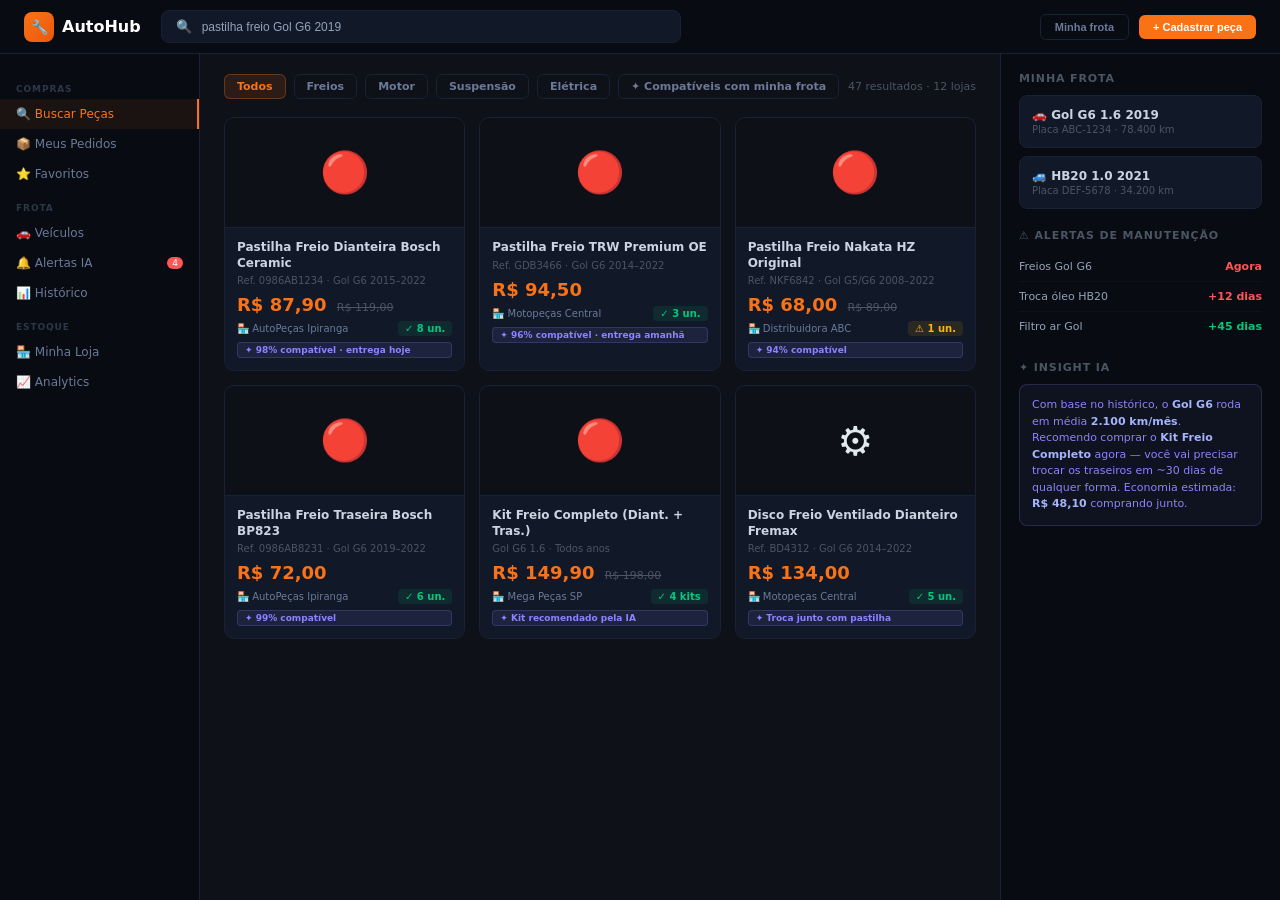
<file: mockups/autohub.html>
<!DOCTYPE html>
<html lang="pt-BR">
<head>
<meta charset="UTF-8"/>
<style>
* { box-sizing: border-box; margin: 0; padding: 0; }
body { background: #0E1118; font-family: system-ui, sans-serif; font-size: 13px; color: #E2E8F0; min-height: 100vh; }

/* Topbar */
.topbar { background: #080B12; border-bottom: 1px solid #1A2035; padding: 0 24px; height: 54px; display: flex; align-items: center; gap: 20px; }
.logo { font-size: 16px; font-weight: 800; color: #fff; display: flex; align-items: center; gap: 8px; }
.logo-icon { width: 30px; height: 30px; background: linear-gradient(135deg, #F97316, #EA580C); border-radius: 8px; display: flex; align-items: center; justify-content: center; font-size: 14px; }
.search-bar { flex: 1; max-width: 520px; background: #111827; border: 1px solid #1A2035; border-radius: 8px; display: flex; align-items: center; gap: 10px; padding: 8px 14px; }
.search-bar input { background: none; border: none; color: #94A3B8; font-size: 12px; outline: none; flex: 1; }
.search-bar input::placeholder { color: #4B5563; }
.search-icon { color: #4B5563; }
.topbar-right { margin-left: auto; display: flex; align-items: center; gap: 10px; }
.btn-top { padding: 6px 14px; border-radius: 6px; font-size: 11px; font-weight: 600; cursor: pointer; border: none; }
.btn-orange { background: #F97316; color: #fff; }
.btn-ghost { background: transparent; color: #6B7A99; border: 1px solid #1A2035; }

/* Layout */
.layout { display: flex; height: calc(100vh - 54px); }
.sidebar { width: 200px; background: #080B12; border-right: 1px solid #1A2035; padding: 16px 0; flex-shrink: 0; }
.nav-item { display: flex; align-items: center; gap: 9px; padding: 8px 16px; font-size: 12px; color: #6B7A99; cursor: pointer; }
.nav-item.active { color: #F97316; background: rgba(249,115,22,0.08); border-right: 2px solid #F97316; }
.nav-section { font-size: 9px; font-weight: 700; color: #2D3748; text-transform: uppercase; letter-spacing: 0.1em; padding: 14px 16px 5px; }
.main { flex: 1; overflow-y: auto; padding: 20px 24px; }

/* Filter row */
.filter-row { display: flex; gap: 8px; margin-bottom: 18px; align-items: center; flex-wrap: wrap; }
.filter-tag { padding: 5px 12px; border-radius: 6px; font-size: 11px; font-weight: 600; border: 1px solid #1A2035; color: #6B7A99; cursor: pointer; background: #0E1118; }
.filter-tag.active { background: rgba(249,115,22,0.12); color: #F97316; border-color: rgba(249,115,22,0.3); }
.results-count { margin-left: auto; font-size: 11px; color: #4B5563; }

/* Grid */
.parts-grid { display: grid; grid-template-columns: repeat(3, 1fr); gap: 14px; }
.part-card { background: #111827; border: 1px solid #1A2035; border-radius: 10px; overflow: hidden; cursor: pointer; transition: border-color 0.15s, transform 0.15s; }
.part-card:hover { border-color: rgba(249,115,22,0.4); transform: translateY(-2px); }
.part-img { height: 110px; background: #0D1117; display: flex; align-items: center; justify-content: center; font-size: 40px; border-bottom: 1px solid #1A2035; }
.part-body { padding: 12px; }
.part-name { font-size: 12px; font-weight: 600; color: #CBD5E1; margin-bottom: 4px; line-height: 1.3; }
.part-meta { font-size: 10px; color: #4B5563; margin-bottom: 8px; }
.part-price { font-size: 18px; font-weight: 700; color: #F97316; margin-bottom: 6px; }
.part-price .orig { font-size: 11px; font-weight: 400; color: #4B5563; text-decoration: line-through; margin-left: 4px; }
.part-footer { display: flex; align-items: center; justify-content: space-between; }
.store-badge { font-size: 10px; color: #6B7A99; display: flex; align-items: center; gap: 4px; }
.stock-badge { font-size: 10px; font-weight: 600; padding: 2px 7px; border-radius: 4px; }
.stock-ok { background: rgba(0,201,125,0.1); color: #00C97D; }
.stock-low { background: rgba(255,180,0,0.1); color: #FFB400; }
.ai-match { display: flex; align-items: center; gap: 4px; font-size: 9px; font-weight: 700; color: #8B83FF; background: rgba(139,131,255,0.1); border: 1px solid rgba(139,131,255,0.2); padding: 2px 7px; border-radius: 4px; margin-top: 6px; }

/* Right panel */
.right-panel { width: 280px; background: #080B12; border-left: 1px solid #1A2035; padding: 18px; flex-shrink: 0; overflow-y: auto; }
.panel-section { margin-bottom: 20px; }
.panel-title { font-size: 11px; font-weight: 700; color: #4B5563; text-transform: uppercase; letter-spacing: 0.08em; margin-bottom: 10px; }
.vehicle-card { background: #111827; border: 1px solid #1A2035; border-radius: 8px; padding: 12px; margin-bottom: 8px; }
.vehicle-name { font-size: 12px; font-weight: 600; color: #CBD5E1; margin-bottom: 2px; }
.vehicle-sub { font-size: 10px; color: #4B5563; }
.urgency-row { display: flex; align-items: center; justify-content: space-between; padding: 8px 0; border-bottom: 1px solid #0D111A; }
.urgency-row:last-child { border-bottom: none; }
.urgency-label { font-size: 11px; color: #94A3B8; }
.urgency-days { font-size: 11px; font-weight: 700; }
.urgent { color: #FF5757; }
.normal { color: #00C97D; }
.ai-insight { background: rgba(139,131,255,0.06); border: 1px solid rgba(139,131,255,0.2); border-radius: 8px; padding: 12px; font-size: 11px; color: #8B83FF; line-height: 1.5; }
.ai-insight strong { color: #A5B4FC; }
</style>
</head>
<body>
<div class="topbar">
  <div class="logo"><div class="logo-icon">🔧</div> AutoHub</div>
  <div class="search-bar">
    <span class="search-icon">🔍</span>
    <input placeholder="Buscar peça, OEM, aplicação... ex: pastilha freio Gol G6" value="pastilha freio Gol G6 2019"/>
  </div>
  <div class="topbar-right">
    <button class="btn-top btn-ghost">Minha frota</button>
    <button class="btn-top btn-orange">+ Cadastrar peça</button>
  </div>
</div>
<div class="layout">
  <div class="sidebar">
    <div class="nav-section">Compras</div>
    <div class="nav-item active">🔍 Buscar Peças</div>
    <div class="nav-item">📦 Meus Pedidos</div>
    <div class="nav-item">⭐ Favoritos</div>
    <div class="nav-section">Frota</div>
    <div class="nav-item">🚗 Veículos</div>
    <div class="nav-item">🔔 Alertas IA <span style="margin-left:auto;background:#FF5757;color:#fff;font-size:9px;padding:1px 5px;border-radius:10px;">4</span></div>
    <div class="nav-item">📊 Histórico</div>
    <div class="nav-section">Estoque</div>
    <div class="nav-item">🏪 Minha Loja</div>
    <div class="nav-item">📈 Analytics</div>
  </div>

  <div class="main">
    <div class="filter-row">
      <div class="filter-tag active">Todos</div>
      <div class="filter-tag">Freios</div>
      <div class="filter-tag">Motor</div>
      <div class="filter-tag">Suspensão</div>
      <div class="filter-tag">Elétrica</div>
      <div class="filter-tag">✦ Compatíveis com minha frota</div>
      <div class="results-count">47 resultados · 12 lojas</div>
    </div>
    <div class="parts-grid">
      <div class="part-card">
        <div class="part-img">🔴</div>
        <div class="part-body">
          <div class="part-name">Pastilha Freio Dianteira Bosch Ceramic</div>
          <div class="part-meta">Ref. 0986AB1234 · Gol G6 2015–2022</div>
          <div class="part-price">R$ 87,90 <span class="orig">R$ 119,00</span></div>
          <div class="part-footer">
            <span class="store-badge">🏪 AutoPeças Ipiranga</span>
            <span class="stock-badge stock-ok">✓ 8 un.</span>
          </div>
          <div class="ai-match">✦ 98% compatível · entrega hoje</div>
        </div>
      </div>
      <div class="part-card">
        <div class="part-img">🔴</div>
        <div class="part-body">
          <div class="part-name">Pastilha Freio TRW Premium OE</div>
          <div class="part-meta">Ref. GDB3466 · Gol G6 2014–2022</div>
          <div class="part-price">R$ 94,50</div>
          <div class="part-footer">
            <span class="store-badge">🏪 Motopeças Central</span>
            <span class="stock-badge stock-ok">✓ 3 un.</span>
          </div>
          <div class="ai-match">✦ 96% compatível · entrega amanhã</div>
        </div>
      </div>
      <div class="part-card">
        <div class="part-img">🔴</div>
        <div class="part-body">
          <div class="part-name">Pastilha Freio Nakata HZ Original</div>
          <div class="part-meta">Ref. NKF6842 · Gol G5/G6 2008–2022</div>
          <div class="part-price">R$ 68,00 <span class="orig">R$ 89,00</span></div>
          <div class="part-footer">
            <span class="store-badge">🏪 Distribuidora ABC</span>
            <span class="stock-badge stock-low">⚠ 1 un.</span>
          </div>
          <div class="ai-match">✦ 94% compatível</div>
        </div>
      </div>
      <div class="part-card">
        <div class="part-img">🔴</div>
        <div class="part-body">
          <div class="part-name">Pastilha Freio Traseira Bosch BP823</div>
          <div class="part-meta">Ref. 0986AB8231 · Gol G6 2019–2022</div>
          <div class="part-price">R$ 72,00</div>
          <div class="part-footer">
            <span class="store-badge">🏪 AutoPeças Ipiranga</span>
            <span class="stock-badge stock-ok">✓ 6 un.</span>
          </div>
          <div class="ai-match">✦ 99% compatível</div>
        </div>
      </div>
      <div class="part-card">
        <div class="part-img">🔴</div>
        <div class="part-body">
          <div class="part-name">Kit Freio Completo (Diant. + Tras.)</div>
          <div class="part-meta">Gol G6 1.6 · Todos anos</div>
          <div class="part-price">R$ 149,90 <span class="orig">R$ 198,00</span></div>
          <div class="part-footer">
            <span class="store-badge">🏪 Mega Peças SP</span>
            <span class="stock-badge stock-ok">✓ 4 kits</span>
          </div>
          <div class="ai-match">✦ Kit recomendado pela IA</div>
        </div>
      </div>
      <div class="part-card">
        <div class="part-img">⚙️</div>
        <div class="part-body">
          <div class="part-name">Disco Freio Ventilado Dianteiro Fremax</div>
          <div class="part-meta">Ref. BD4312 · Gol G6 2014–2022</div>
          <div class="part-price">R$ 134,00</div>
          <div class="part-footer">
            <span class="store-badge">🏪 Motopeças Central</span>
            <span class="stock-badge stock-ok">✓ 5 un.</span>
          </div>
          <div class="ai-match">✦ Troca junto com pastilha</div>
        </div>
      </div>
    </div>
  </div>

  <div class="right-panel">
    <div class="panel-section">
      <div class="panel-title">Minha Frota</div>
      <div class="vehicle-card">
        <div class="vehicle-name">🚗 Gol G6 1.6 2019</div>
        <div class="vehicle-sub">Placa ABC-1234 · 78.400 km</div>
      </div>
      <div class="vehicle-card">
        <div class="vehicle-name">🚙 HB20 1.0 2021</div>
        <div class="vehicle-sub">Placa DEF-5678 · 34.200 km</div>
      </div>
    </div>
    <div class="panel-section">
      <div class="panel-title">⚠ Alertas de Manutenção</div>
      <div class="urgency-row"><span class="urgency-label">Freios Gol G6</span><span class="urgency-days urgent">Agora</span></div>
      <div class="urgency-row"><span class="urgency-label">Troca óleo HB20</span><span class="urgency-days urgent">+12 dias</span></div>
      <div class="urgency-row"><span class="urgency-label">Filtro ar Gol</span><span class="urgency-days normal">+45 dias</span></div>
    </div>
    <div class="panel-section">
      <div class="panel-title">✦ Insight IA</div>
      <div class="ai-insight">Com base no histórico, o <strong>Gol G6</strong> roda em média <strong>2.100 km/mês</strong>. Recomendo comprar o <strong>Kit Freio Completo</strong> agora — você vai precisar trocar os traseiros em ~30 dias de qualquer forma. Economia estimada: <strong>R$ 48,10</strong> comprando junto.</div>
    </div>
  </div>
</div>
</body>
</html>
</file>
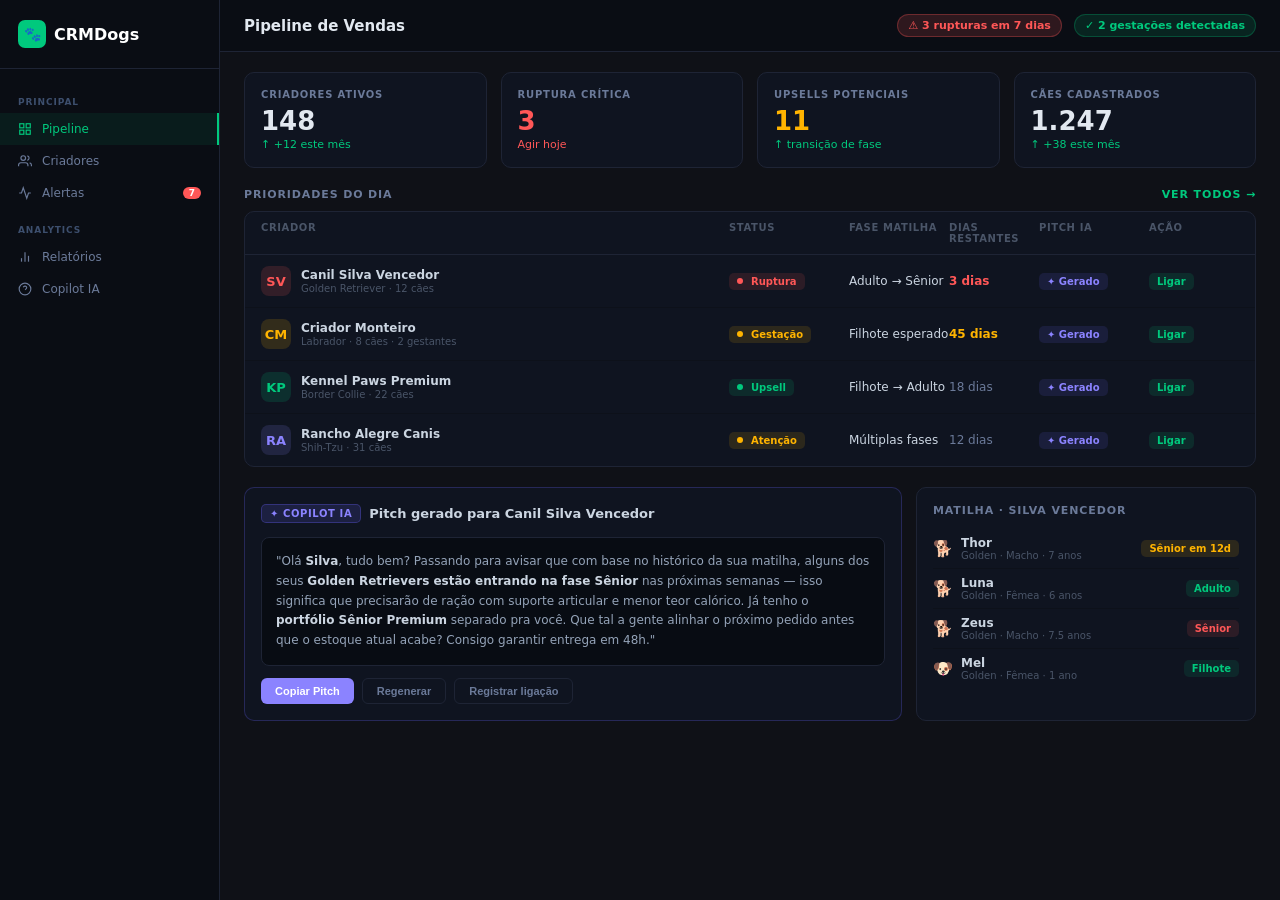
<file: mockups/crmdogs.html>
<!DOCTYPE html>
<html lang="pt-BR">
<head>
<meta charset="UTF-8"/>
<meta name="viewport" content="width=device-width, initial-scale=1.0"/>
<style>
* { box-sizing: border-box; margin: 0; padding: 0; }
body { background: #0F1117; font-family: 'Inter', system-ui, sans-serif; font-size: 13px; color: #E2E8F0; min-height: 100vh; display: flex; }

/* Sidebar */
.sidebar { width: 220px; background: #0A0D14; border-right: 1px solid #1E2435; display: flex; flex-direction: column; flex-shrink: 0; }
.sidebar__logo { padding: 20px 18px; border-bottom: 1px solid #1E2435; }
.sidebar__logo-text { font-size: 16px; font-weight: 700; color: #fff; display: flex; align-items: center; gap: 8px; }
.sidebar__logo-badge { width: 28px; height: 28px; background: #00C97D; border-radius: 7px; display: flex; align-items: center; justify-content: center; font-size: 14px; }
.sidebar__nav { padding: 12px 0; flex: 1; }
.nav-item { display: flex; align-items: center; gap: 10px; padding: 9px 18px; color: #6B7A99; font-size: 12px; font-weight: 500; cursor: pointer; transition: all 0.15s; border-radius: 0; }
.nav-item:hover { background: #141825; color: #CBD5E1; }
.nav-item.active { background: rgba(0,201,125,0.08); color: #00C97D; border-right: 2px solid #00C97D; }
.nav-item svg { flex-shrink: 0; }
.nav-section { font-size: 9px; font-weight: 700; letter-spacing: 0.1em; text-transform: uppercase; color: #3D4F6E; padding: 16px 18px 6px; }

/* Main */
.main { flex: 1; display: flex; flex-direction: column; overflow: hidden; }
.topbar { background: #0A0D14; border-bottom: 1px solid #1E2435; padding: 0 24px; height: 52px; display: flex; align-items: center; justify-content: space-between; flex-shrink: 0; }
.topbar__title { font-size: 15px; font-weight: 600; color: #E2E8F0; }
.topbar__right { display: flex; align-items: center; gap: 12px; }
.badge-alert { background: rgba(255,87,87,0.15); color: #FF5757; border: 1px solid rgba(255,87,87,0.3); padding: 4px 10px; border-radius: 20px; font-size: 11px; font-weight: 600; }
.badge-ok { background: rgba(0,201,125,0.12); color: #00C97D; border: 1px solid rgba(0,201,125,0.25); padding: 4px 10px; border-radius: 20px; font-size: 11px; font-weight: 600; }
.content { padding: 20px 24px; flex: 1; overflow-y: auto; }

/* KPI Cards */
.kpi-row { display: grid; grid-template-columns: repeat(4, 1fr); gap: 14px; margin-bottom: 20px; }
.kpi { background: #0F1420; border: 1px solid #1E2435; border-radius: 10px; padding: 16px; }
.kpi__label { font-size: 10px; font-weight: 600; color: #6B7A99; text-transform: uppercase; letter-spacing: 0.08em; margin-bottom: 6px; }
.kpi__value { font-size: 26px; font-weight: 700; color: #E2E8F0; margin-bottom: 2px; }
.kpi__delta { font-size: 11px; }
.kpi__delta.up { color: #00C97D; }
.kpi__delta.down { color: #FF5757; }

/* Pipeline Table */
.section-label { font-size: 11px; font-weight: 700; color: #6B7A99; text-transform: uppercase; letter-spacing: 0.08em; margin-bottom: 10px; display: flex; align-items: center; justify-content: space-between; }
.pipeline { background: #0F1420; border: 1px solid #1E2435; border-radius: 10px; overflow: hidden; margin-bottom: 20px; }
.pipeline__header { display: grid; grid-template-columns: 1fr 120px 100px 90px 110px 90px; padding: 10px 16px; border-bottom: 1px solid #1E2435; }
.pipeline__header span { font-size: 10px; font-weight: 700; color: #4A5568; text-transform: uppercase; letter-spacing: 0.06em; }
.pipeline__row { display: grid; grid-template-columns: 1fr 120px 100px 90px 110px 90px; padding: 11px 16px; border-bottom: 1px solid #0D111A; align-items: center; transition: background 0.1s; }
.pipeline__row:hover { background: #141825; }
.pipeline__row:last-child { border-bottom: none; }
.client-info { display: flex; align-items: center; gap: 10px; }
.avatar { width: 30px; height: 30px; border-radius: 8px; display: flex; align-items: center; justify-content: center; font-size: 13px; font-weight: 700; flex-shrink: 0; }
.client-name { font-size: 12px; font-weight: 600; color: #CBD5E1; }
.client-sub { font-size: 10px; color: #4A5568; margin-top: 1px; }
.tag { display: inline-flex; align-items: center; gap: 4px; padding: 3px 8px; border-radius: 5px; font-size: 10px; font-weight: 600; }
.tag.urgent { background: rgba(255,87,87,0.12); color: #FF5757; }
.tag.warning { background: rgba(255,180,0,0.12); color: #FFB400; }
.tag.ok { background: rgba(0,201,125,0.12); color: #00C97D; }
.tag.ai { background: rgba(108,99,255,0.12); color: #8B83FF; }
.col { font-size: 12px; color: #6B7A99; }
.col.em { color: #CBD5E1; font-weight: 500; }
.dot { width: 6px; height: 6px; border-radius: 50%; display: inline-block; margin-right: 4px; }
.dot.red { background: #FF5757; }
.dot.yellow { background: #FFB400; }
.dot.green { background: #00C97D; }

/* AI Pitch Panel */
.bottom-row { display: grid; grid-template-columns: 1fr 340px; gap: 14px; }
.ai-panel { background: #0F1420; border: 1px solid rgba(108,99,255,0.25); border-radius: 10px; padding: 16px; }
.ai-panel__header { display: flex; align-items: center; gap: 8px; margin-bottom: 14px; }
.ai-badge { background: rgba(108,99,255,0.15); color: #8B83FF; border: 1px solid rgba(108,99,255,0.3); padding: 3px 8px; border-radius: 5px; font-size: 10px; font-weight: 700; letter-spacing: 0.06em; text-transform: uppercase; }
.ai-title { font-size: 13px; font-weight: 600; color: #CBD5E1; }
.ai-pitch { background: #080C13; border: 1px solid #1E2435; border-radius: 8px; padding: 14px; font-size: 12px; color: #94A3B8; line-height: 1.65; margin-bottom: 12px; }
.ai-pitch strong { color: #CBD5E1; }
.ai-actions { display: flex; gap: 8px; }
.btn-sm { padding: 6px 14px; border-radius: 6px; font-size: 11px; font-weight: 600; cursor: pointer; border: none; }
.btn-primary { background: #8B83FF; color: #fff; }
.btn-ghost { background: transparent; color: #6B7A99; border: 1px solid #1E2435; }

/* Matilha mini */
.matilha { background: #0F1420; border: 1px solid #1E2435; border-radius: 10px; padding: 16px; }
.matilha__title { font-size: 11px; font-weight: 700; color: #6B7A99; text-transform: uppercase; letter-spacing: 0.08em; margin-bottom: 12px; }
.dog-row { display: flex; align-items: center; justify-content: space-between; padding: 7px 0; border-bottom: 1px solid #0D111A; }
.dog-row:last-child { border-bottom: none; }
.dog-info { display: flex; align-items: center; gap: 8px; }
.dog-emoji { font-size: 16px; }
.dog-name { font-size: 12px; font-weight: 600; color: #CBD5E1; }
.dog-breed { font-size: 10px; color: #4A5568; }
.dog-phase { font-size: 10px; }
</style>
</head>
<body>
<div class="sidebar">
  <div class="sidebar__logo">
    <div class="sidebar__logo-text">
      <div class="sidebar__logo-badge">🐾</div>
      CRMDogs
    </div>
  </div>
  <div class="sidebar__nav">
    <div class="nav-section">Principal</div>
    <div class="nav-item active">
      <svg width="14" height="14" fill="none" stroke="currentColor" stroke-width="2" viewBox="0 0 24 24"><rect x="3" y="3" width="7" height="7"/><rect x="14" y="3" width="7" height="7"/><rect x="14" y="14" width="7" height="7"/><rect x="3" y="14" width="7" height="7"/></svg>
      Pipeline
    </div>
    <div class="nav-item">
      <svg width="14" height="14" fill="none" stroke="currentColor" stroke-width="2" viewBox="0 0 24 24"><path d="M17 21v-2a4 4 0 0 0-4-4H5a4 4 0 0 0-4 4v2"/><circle cx="9" cy="7" r="4"/><path d="M23 21v-2a4 4 0 0 0-3-3.87"/><path d="M16 3.13a4 4 0 0 1 0 7.75"/></svg>
      Criadores
    </div>
    <div class="nav-item">
      <svg width="14" height="14" fill="none" stroke="currentColor" stroke-width="2" viewBox="0 0 24 24"><polyline points="22 12 18 12 15 21 9 3 6 12 2 12"/></svg>
      Alertas
      <span style="margin-left:auto;background:#FF5757;color:#fff;font-size:9px;font-weight:700;padding:1px 6px;border-radius:10px;">7</span>
    </div>
    <div class="nav-section">Analytics</div>
    <div class="nav-item">
      <svg width="14" height="14" fill="none" stroke="currentColor" stroke-width="2" viewBox="0 0 24 24"><line x1="18" y1="20" x2="18" y2="10"/><line x1="12" y1="20" x2="12" y2="4"/><line x1="6" y1="20" x2="6" y2="14"/></svg>
      Relatórios
    </div>
    <div class="nav-item">
      <svg width="14" height="14" fill="none" stroke="currentColor" stroke-width="2" viewBox="0 0 24 24"><circle cx="12" cy="12" r="10"/><path d="M9.09 9a3 3 0 0 1 5.83 1c0 2-3 3-3 3"/><line x1="12" y1="17" x2="12.01" y2="17"/></svg>
      Copilot IA
    </div>
  </div>
</div>

<div class="main">
  <div class="topbar">
    <div class="topbar__title">Pipeline de Vendas</div>
    <div class="topbar__right">
      <span class="badge-alert">⚠ 3 rupturas em 7 dias</span>
      <span class="badge-ok">✓ 2 gestações detectadas</span>
    </div>
  </div>
  <div class="content">
    <div class="kpi-row">
      <div class="kpi">
        <div class="kpi__label">Criadores Ativos</div>
        <div class="kpi__value">148</div>
        <div class="kpi__delta up">↑ +12 este mês</div>
      </div>
      <div class="kpi">
        <div class="kpi__label">Ruptura Crítica</div>
        <div class="kpi__value" style="color:#FF5757">3</div>
        <div class="kpi__delta down">Agir hoje</div>
      </div>
      <div class="kpi">
        <div class="kpi__label">Upsells Potenciais</div>
        <div class="kpi__value" style="color:#FFB400">11</div>
        <div class="kpi__delta up">↑ transição de fase</div>
      </div>
      <div class="kpi">
        <div class="kpi__label">Cães Cadastrados</div>
        <div class="kpi__value">1.247</div>
        <div class="kpi__delta up">↑ +38 este mês</div>
      </div>
    </div>

    <div class="section-label">
      <span>Prioridades do Dia</span>
      <span style="color:#00C97D;font-size:11px;cursor:pointer">Ver todos →</span>
    </div>
    <div class="pipeline">
      <div class="pipeline__header">
        <span>Criador</span>
        <span>Status</span>
        <span>Fase Matilha</span>
        <span>Dias Restantes</span>
        <span>Pitch IA</span>
        <span>Ação</span>
      </div>
      <div class="pipeline__row">
        <div class="client-info">
          <div class="avatar" style="background:rgba(255,87,87,0.15);color:#FF5757">SV</div>
          <div><div class="client-name">Canil Silva Vencedor</div><div class="client-sub">Golden Retriever · 12 cães</div></div>
        </div>
        <div><span class="tag urgent"><span class="dot red"></span>Ruptura</span></div>
        <div class="col em">Adulto → Sênior</div>
        <div class="col" style="color:#FF5757;font-weight:700">3 dias</div>
        <div><span class="tag ai">✦ Gerado</span></div>
        <div><span class="tag ok" style="cursor:pointer">Ligar</span></div>
      </div>
      <div class="pipeline__row">
        <div class="client-info">
          <div class="avatar" style="background:rgba(255,180,0,0.15);color:#FFB400">CM</div>
          <div><div class="client-name">Criador Monteiro</div><div class="client-sub">Labrador · 8 cães · 2 gestantes</div></div>
        </div>
        <div><span class="tag warning"><span class="dot yellow"></span>Gestação</span></div>
        <div class="col em">Filhote esperado</div>
        <div class="col" style="color:#FFB400;font-weight:700">45 dias</div>
        <div><span class="tag ai">✦ Gerado</span></div>
        <div><span class="tag ok" style="cursor:pointer">Ligar</span></div>
      </div>
      <div class="pipeline__row">
        <div class="client-info">
          <div class="avatar" style="background:rgba(0,201,125,0.15);color:#00C97D">KP</div>
          <div><div class="client-name">Kennel Paws Premium</div><div class="client-sub">Border Collie · 22 cães</div></div>
        </div>
        <div><span class="tag ok"><span class="dot green"></span>Upsell</span></div>
        <div class="col em">Filhote → Adulto</div>
        <div class="col">18 dias</div>
        <div><span class="tag ai">✦ Gerado</span></div>
        <div><span class="tag ok" style="cursor:pointer">Ligar</span></div>
      </div>
      <div class="pipeline__row">
        <div class="client-info">
          <div class="avatar" style="background:rgba(139,131,255,0.15);color:#8B83FF">RA</div>
          <div><div class="client-name">Rancho Alegre Canis</div><div class="client-sub">Shih-Tzu · 31 cães</div></div>
        </div>
        <div><span class="tag warning"><span class="dot yellow"></span>Atenção</span></div>
        <div class="col em">Múltiplas fases</div>
        <div class="col">12 dias</div>
        <div><span class="tag ai">✦ Gerado</span></div>
        <div><span class="tag ok" style="cursor:pointer">Ligar</span></div>
      </div>
    </div>

    <div class="bottom-row">
      <div class="ai-panel">
        <div class="ai-panel__header">
          <span class="ai-badge">✦ Copilot IA</span>
          <span class="ai-title">Pitch gerado para Canil Silva Vencedor</span>
        </div>
        <div class="ai-pitch">
          "Olá <strong>Silva</strong>, tudo bem? Passando para avisar que com base no histórico da sua matilha, alguns dos seus <strong>Golden Retrievers estão entrando na fase Sênior</strong> nas próximas semanas — isso significa que precisarão de ração com suporte articular e menor teor calórico. Já tenho o <strong>portfólio Sênior Premium</strong> separado pra você. Que tal a gente alinhar o próximo pedido antes que o estoque atual acabe? Consigo garantir entrega em 48h."
        </div>
        <div class="ai-actions">
          <button class="btn-sm btn-primary">Copiar Pitch</button>
          <button class="btn-sm btn-ghost">Regenerar</button>
          <button class="btn-sm btn-ghost">Registrar ligação</button>
        </div>
      </div>
      <div class="matilha">
        <div class="matilha__title">Matilha · Silva Vencedor</div>
        <div class="dog-row">
          <div class="dog-info"><span class="dog-emoji">🐕</span><div><div class="dog-name">Thor</div><div class="dog-breed">Golden · Macho · 7 anos</div></div></div>
          <span class="tag warning">Sênior em 12d</span>
        </div>
        <div class="dog-row">
          <div class="dog-info"><span class="dog-emoji">🐕</span><div><div class="dog-name">Luna</div><div class="dog-breed">Golden · Fêmea · 6 anos</div></div></div>
          <span class="tag ok">Adulto</span>
        </div>
        <div class="dog-row">
          <div class="dog-info"><span class="dog-emoji">🐕</span><div><div class="dog-name">Zeus</div><div class="dog-breed">Golden · Macho · 7.5 anos</div></div></div>
          <span class="tag urgent">Sênior</span>
        </div>
        <div class="dog-row">
          <div class="dog-info"><span class="dog-emoji">🐶</span><div><div class="dog-name">Mel</div><div class="dog-breed">Golden · Fêmea · 1 ano</div></div></div>
          <span class="tag" style="background:rgba(0,201,125,0.1);color:#00C97D">Filhote</span>
        </div>
      </div>
    </div>
  </div>
</div>
</body>
</html>
</file>
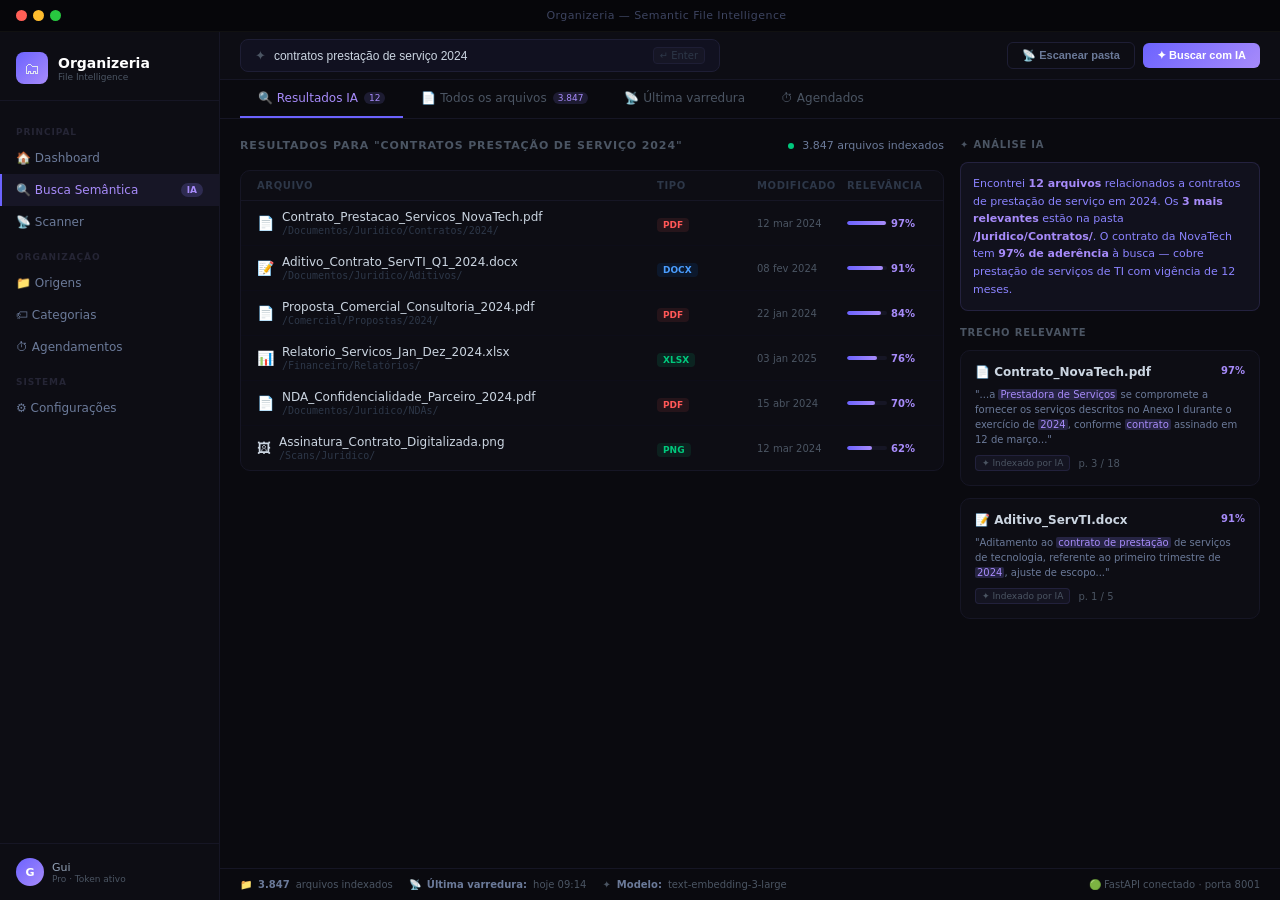
<file: mockups/organizeria.html>
<!DOCTYPE html>
<html lang="pt-BR">
<head>
<meta charset="UTF-8"/>
<style>
* { box-sizing: border-box; margin: 0; padding: 0; }
body { background: #0A0A0F; font-family: system-ui, sans-serif; font-size: 13px; color: #E2E8F0; height: 100vh; display: flex; flex-direction: column; overflow: hidden; }

/* Title bar (Electron window chrome) */
.titlebar { height: 32px; background: #06060A; display: flex; align-items: center; padding: 0 16px; gap: 8px; -webkit-app-region: drag; border-bottom: 1px solid #111; flex-shrink: 0; }
.titlebar-dots { display: flex; gap: 6px; }
.dot { width: 11px; height: 11px; border-radius: 50%; }
.dot-red { background: #FF5F57; }
.dot-yellow { background: #FFBD2E; }
.dot-green { background: #28C840; }
.titlebar-title { margin-left: auto; margin-right: auto; font-size: 11px; color: #3D4460; font-weight: 500; letter-spacing: 0.04em; }

/* Layout */
.app { display: flex; flex: 1; overflow: hidden; }

/* Sidebar */
.sidebar { width: 220px; background: #0D0D14; border-right: 1px solid #161625; display: flex; flex-direction: column; flex-shrink: 0; }
.sidebar-logo { padding: 20px 16px 16px; display: flex; align-items: center; gap: 10px; border-bottom: 1px solid #161625; }
.logo-mark { width: 32px; height: 32px; background: linear-gradient(135deg, #6C63FF, #A78BFA); border-radius: 8px; display: flex; align-items: center; justify-content: center; font-size: 16px; }
.logo-name { font-size: 14px; font-weight: 700; color: #fff; }
.logo-sub { font-size: 9px; color: #4B5563; margin-top: 1px; }
.nav { padding: 12px 0; flex: 1; }
.nav-item { display: flex; align-items: center; gap: 10px; padding: 9px 16px; font-size: 12px; color: #6B7A99; cursor: pointer; position: relative; }
.nav-item.active { color: #A78BFA; background: rgba(139,131,255,0.08); }
.nav-item.active::before { content: ''; position: absolute; left: 0; top: 0; bottom: 0; width: 2px; background: #6C63FF; }
.nav-badge { margin-left: auto; font-size: 9px; font-weight: 700; background: rgba(139,131,255,0.2); color: #A78BFA; padding: 2px 6px; border-radius: 10px; }
.nav-section { font-size: 9px; font-weight: 700; color: #252535; text-transform: uppercase; letter-spacing: 0.1em; padding: 14px 16px 5px; }
.sidebar-footer { padding: 14px 16px; border-top: 1px solid #161625; }
.user-row { display: flex; align-items: center; gap: 8px; }
.user-avatar { width: 28px; height: 28px; border-radius: 50%; background: linear-gradient(135deg, #6C63FF, #A78BFA); display: flex; align-items: center; justify-content: center; font-size: 11px; font-weight: 700; color: #fff; }
.user-name { font-size: 11px; color: #94A3B8; }
.user-plan { font-size: 9px; color: #4B5563; }

/* Main content */
.main { flex: 1; display: flex; flex-direction: column; overflow: hidden; }

/* Toolbar */
.toolbar { height: 48px; background: #0D0D14; border-bottom: 1px solid #161625; display: flex; align-items: center; padding: 0 20px; gap: 12px; flex-shrink: 0; }
.search-box { flex: 1; max-width: 480px; background: #111120; border: 1px solid #1E1E35; border-radius: 8px; display: flex; align-items: center; gap: 8px; padding: 7px 14px; }
.search-box input { background: none; border: none; color: #CBD5E1; font-size: 12px; outline: none; flex: 1; }
.search-box input::placeholder { color: #2D3748; }
.search-hint { font-size: 10px; color: #2D3748; background: #161625; border: 1px solid #1E1E35; padding: 2px 6px; border-radius: 4px; }
.toolbar-right { margin-left: auto; display: flex; align-items: center; gap: 8px; }
.btn { padding: 6px 14px; border-radius: 6px; font-size: 11px; font-weight: 600; cursor: pointer; border: none; }
.btn-primary { background: linear-gradient(135deg, #6C63FF, #A78BFA); color: #fff; }
.btn-ghost { background: transparent; color: #6B7A99; border: 1px solid #1E1E35; }

/* Tab bar */
.tabbar { display: flex; align-items: center; padding: 0 20px; gap: 0; border-bottom: 1px solid #161625; background: #0A0A0F; flex-shrink: 0; }
.tab { padding: 11px 18px; font-size: 12px; font-weight: 500; color: #4B5563; cursor: pointer; border-bottom: 2px solid transparent; display: flex; align-items: center; gap: 6px; }
.tab.active { color: #A78BFA; border-bottom-color: #6C63FF; }
.tab-count { font-size: 9px; background: rgba(139,131,255,0.15); color: #A78BFA; padding: 1px 5px; border-radius: 8px; }

/* Content area */
.content { flex: 1; overflow-y: auto; padding: 20px; display: flex; gap: 16px; }

/* File list panel */
.file-panel { flex: 1; display: flex; flex-direction: column; gap: 14px; }
.panel-header { display: flex; align-items: center; justify-content: space-between; margin-bottom: 4px; }
.panel-title { font-size: 11px; font-weight: 700; color: #4B5563; text-transform: uppercase; letter-spacing: 0.08em; }
.scan-status { display: flex; align-items: center; gap: 8px; font-size: 11px; color: #6B7A99; }
.scan-dot { width: 6px; height: 6px; border-radius: 50%; background: #00C97D; }
.scan-dot.scanning { background: #F97316; animation: pulse 1s infinite; }
@keyframes pulse { 0%,100%{opacity:1} 50%{opacity:0.3} }

/* File table */
.file-table { background: #0D0D14; border: 1px solid #161625; border-radius: 10px; overflow: hidden; }
.file-table-header { display: grid; grid-template-columns: 1fr 100px 90px 80px; gap: 0; padding: 9px 16px; border-bottom: 1px solid #161625; }
.th { font-size: 10px; font-weight: 700; color: #2D3748; text-transform: uppercase; letter-spacing: 0.06em; }
.file-row { display: grid; grid-template-columns: 1fr 100px 90px 80px; gap: 0; padding: 9px 16px; border-bottom: 1px solid #0D0D18; align-items: center; cursor: pointer; }
.file-row:hover { background: rgba(139,131,255,0.04); }
.file-row:last-child { border-bottom: none; }
.file-name { display: flex; align-items: center; gap: 8px; font-size: 12px; color: #CBD5E1; }
.file-icon { font-size: 14px; }
.file-path { font-size: 10px; color: #2D3748; margin-top: 1px; font-family: monospace; }
.file-type { font-size: 10px; color: #6B7A99; }
.file-date { font-size: 10px; color: #4B5563; }
.file-score { display: flex; align-items: center; gap: 4px; }
.score-bar { width: 40px; height: 4px; background: #161625; border-radius: 2px; overflow: hidden; }
.score-fill { height: 100%; background: linear-gradient(90deg, #6C63FF, #A78BFA); border-radius: 2px; }
.score-val { font-size: 10px; font-weight: 700; color: #A78BFA; }
.tag { font-size: 9px; font-weight: 600; padding: 2px 6px; border-radius: 4px; }
.tag-pdf { background: rgba(255,87,87,0.1); color: #FF5757; }
.tag-doc { background: rgba(0,123,255,0.1); color: #4B9EFF; }
.tag-img { background: rgba(0,201,125,0.1); color: #00C97D; }
.tag-xls { background: rgba(0,201,125,0.12); color: #00C97D; }

/* AI Search panel (right side) */
.search-panel { width: 300px; flex-shrink: 0; display: flex; flex-direction: column; gap: 12px; }
.search-result-card { background: #0D0D14; border: 1px solid #161625; border-radius: 10px; padding: 14px; }
.result-header { display: flex; align-items: flex-start; justify-content: space-between; margin-bottom: 8px; }
.result-file { font-size: 12px; font-weight: 600; color: #CBD5E1; display: flex; align-items: center; gap: 6px; }
.result-match { font-size: 10px; color: #6B7A99; line-height: 1.5; }
.result-match mark { background: rgba(139,131,255,0.2); color: #A78BFA; border-radius: 2px; padding: 0 2px; font-style: normal; }
.result-meta { display: flex; gap: 8px; margin-top: 8px; align-items: center; }
.relevance { font-size: 10px; font-weight: 700; color: #A78BFA; }
.ai-label { font-size: 9px; color: #4B5563; background: rgba(139,131,255,0.06); border: 1px solid rgba(139,131,255,0.12); padding: 2px 6px; border-radius: 4px; display: flex; align-items: center; gap: 3px; }
.panel-section-title { font-size: 10px; font-weight: 700; color: #4B5563; text-transform: uppercase; letter-spacing: 0.08em; }
.ai-insight-box { background: rgba(139,131,255,0.06); border: 1px solid rgba(139,131,255,0.15); border-radius: 8px; padding: 12px; font-size: 11px; color: #8B83FF; line-height: 1.6; }
.ai-insight-box strong { color: #A78BFA; }

/* Stats bar */
.stats-bar { display: flex; gap: 16px; padding: 10px 20px; background: #0A0A0F; border-top: 1px solid #161625; flex-shrink: 0; }
.stat { display: flex; align-items: center; gap: 6px; font-size: 10px; color: #4B5563; }
.stat strong { color: #6B7A99; font-weight: 600; }
</style>
</head>
<body>
<div class="titlebar">
  <div class="titlebar-dots">
    <div class="dot dot-red"></div>
    <div class="dot dot-yellow"></div>
    <div class="dot dot-green"></div>
  </div>
  <div class="titlebar-title">Organizeria — Semantic File Intelligence</div>
</div>
<div class="app">
  <div class="sidebar">
    <div class="sidebar-logo">
      <div class="logo-mark">🗂</div>
      <div>
        <div class="logo-name">Organizeria</div>
        <div class="logo-sub">File Intelligence</div>
      </div>
    </div>
    <div class="nav">
      <div class="nav-section">Principal</div>
      <div class="nav-item">🏠 Dashboard</div>
      <div class="nav-item active">🔍 Busca Semântica <span class="nav-badge">IA</span></div>
      <div class="nav-item">📡 Scanner</div>
      <div class="nav-section">Organização</div>
      <div class="nav-item">📁 Origens</div>
      <div class="nav-item">🏷 Categorias</div>
      <div class="nav-item">⏱ Agendamentos</div>
      <div class="nav-section">Sistema</div>
      <div class="nav-item">⚙️ Configurações</div>
    </div>
    <div class="sidebar-footer">
      <div class="user-row">
        <div class="user-avatar">G</div>
        <div>
          <div class="user-name">Gui</div>
          <div class="user-plan">Pro · Token ativo</div>
        </div>
      </div>
    </div>
  </div>

  <div class="main">
    <div class="toolbar">
      <div class="search-box">
        <span style="color:#4B5563;">✦</span>
        <input placeholder="Busca semântica: 'contratos de prestação de serviço 2024'..." value="contratos prestação de serviço 2024"/>
        <span class="search-hint">↵ Enter</span>
      </div>
      <div class="toolbar-right">
        <button class="btn btn-ghost">📡 Escanear pasta</button>
        <button class="btn btn-primary">✦ Buscar com IA</button>
      </div>
    </div>

    <div class="tabbar">
      <div class="tab active">🔍 Resultados IA <span class="tab-count">12</span></div>
      <div class="tab">📄 Todos os arquivos <span class="tab-count">3.847</span></div>
      <div class="tab">📡 Última varredura</div>
      <div class="tab">⏱ Agendados</div>
    </div>

    <div class="content">
      <div class="file-panel">
        <div class="panel-header">
          <span class="panel-title">Resultados para "contratos prestação de serviço 2024"</span>
          <span class="scan-status"><span class="scan-dot"></span>3.847 arquivos indexados</span>
        </div>
        <div class="file-table">
          <div class="file-table-header">
            <div class="th">Arquivo</div>
            <div class="th">Tipo</div>
            <div class="th">Modificado</div>
            <div class="th">Relevância</div>
          </div>
          <div class="file-row">
            <div class="file-name">
              <span class="file-icon">📄</span>
              <div>
                <div>Contrato_Prestacao_Servicos_NovaTech.pdf</div>
                <div class="file-path">/Documentos/Juridico/Contratos/2024/</div>
              </div>
            </div>
            <div><span class="tag tag-pdf">PDF</span></div>
            <div class="file-date">12 mar 2024</div>
            <div class="file-score"><div class="score-bar"><div class="score-fill" style="width:97%"></div></div><span class="score-val">97%</span></div>
          </div>
          <div class="file-row">
            <div class="file-name">
              <span class="file-icon">📝</span>
              <div>
                <div>Aditivo_Contrato_ServTI_Q1_2024.docx</div>
                <div class="file-path">/Documentos/Juridico/Aditivos/</div>
              </div>
            </div>
            <div><span class="tag tag-doc">DOCX</span></div>
            <div class="file-date">08 fev 2024</div>
            <div class="file-score"><div class="score-bar"><div class="score-fill" style="width:91%"></div></div><span class="score-val">91%</span></div>
          </div>
          <div class="file-row">
            <div class="file-name">
              <span class="file-icon">📄</span>
              <div>
                <div>Proposta_Comercial_Consultoria_2024.pdf</div>
                <div class="file-path">/Comercial/Propostas/2024/</div>
              </div>
            </div>
            <div><span class="tag tag-pdf">PDF</span></div>
            <div class="file-date">22 jan 2024</div>
            <div class="file-score"><div class="score-bar"><div class="score-fill" style="width:84%"></div></div><span class="score-val">84%</span></div>
          </div>
          <div class="file-row">
            <div class="file-name">
              <span class="file-icon">📊</span>
              <div>
                <div>Relatorio_Servicos_Jan_Dez_2024.xlsx</div>
                <div class="file-path">/Financeiro/Relatórios/</div>
              </div>
            </div>
            <div><span class="tag tag-xls">XLSX</span></div>
            <div class="file-date">03 jan 2025</div>
            <div class="file-score"><div class="score-bar"><div class="score-fill" style="width:76%"></div></div><span class="score-val">76%</span></div>
          </div>
          <div class="file-row">
            <div class="file-name">
              <span class="file-icon">📄</span>
              <div>
                <div>NDA_Confidencialidade_Parceiro_2024.pdf</div>
                <div class="file-path">/Documentos/Juridico/NDAs/</div>
              </div>
            </div>
            <div><span class="tag tag-pdf">PDF</span></div>
            <div class="file-date">15 abr 2024</div>
            <div class="file-score"><div class="score-bar"><div class="score-fill" style="width:70%"></div></div><span class="score-val">70%</span></div>
          </div>
          <div class="file-row">
            <div class="file-name">
              <span class="file-icon">🖼</span>
              <div>
                <div>Assinatura_Contrato_Digitalizada.png</div>
                <div class="file-path">/Scans/Juridico/</div>
              </div>
            </div>
            <div><span class="tag tag-img">PNG</span></div>
            <div class="file-date">12 mar 2024</div>
            <div class="file-score"><div class="score-bar"><div class="score-fill" style="width:62%"></div></div><span class="score-val">62%</span></div>
          </div>
        </div>
      </div>

      <div class="search-panel">
        <div class="panel-section-title">✦ Análise IA</div>
        <div class="ai-insight-box">
          Encontrei <strong>12 arquivos</strong> relacionados a contratos de prestação de serviço em 2024. Os <strong>3 mais relevantes</strong> estão na pasta <strong>/Juridico/Contratos/</strong>. O contrato da NovaTech tem <strong>97% de aderência</strong> à busca — cobre prestação de serviços de TI com vigência de 12 meses.
        </div>

        <div class="panel-section-title" style="margin-top:4px">Trecho relevante</div>
        <div class="search-result-card">
          <div class="result-header">
            <div class="result-file">📄 Contrato_NovaTech.pdf</div>
            <span class="relevance">97%</span>
          </div>
          <div class="result-match">
            "...a <mark>Prestadora de Serviços</mark> se compromete a fornecer os serviços descritos no Anexo I durante o exercício de <mark>2024</mark>, conforme <mark>contrato</mark> assinado em 12 de março..."
          </div>
          <div class="result-meta">
            <span class="ai-label">✦ Indexado por IA</span>
            <span style="font-size:10px;color:#4B5563;">p. 3 / 18</span>
          </div>
        </div>

        <div class="search-result-card">
          <div class="result-header">
            <div class="result-file">📝 Aditivo_ServTI.docx</div>
            <span class="relevance">91%</span>
          </div>
          <div class="result-match">
            "Aditamento ao <mark>contrato de prestação</mark> de serviços de tecnologia, referente ao primeiro trimestre de <mark>2024</mark>, ajuste de escopo..."
          </div>
          <div class="result-meta">
            <span class="ai-label">✦ Indexado por IA</span>
            <span style="font-size:10px;color:#4B5563;">p. 1 / 5</span>
          </div>
        </div>
      </div>
    </div>

    <div class="stats-bar">
      <div class="stat">📁 <strong>3.847</strong> arquivos indexados</div>
      <div class="stat">📡 <strong>Última varredura:</strong> hoje 09:14</div>
      <div class="stat">✦ <strong>Modelo:</strong> text-embedding-3-large</div>
      <div class="stat" style="margin-left:auto;">🟢 FastAPI conectado · porta 8001</div>
    </div>
  </div>
</div>
</body>
</html>
</file>
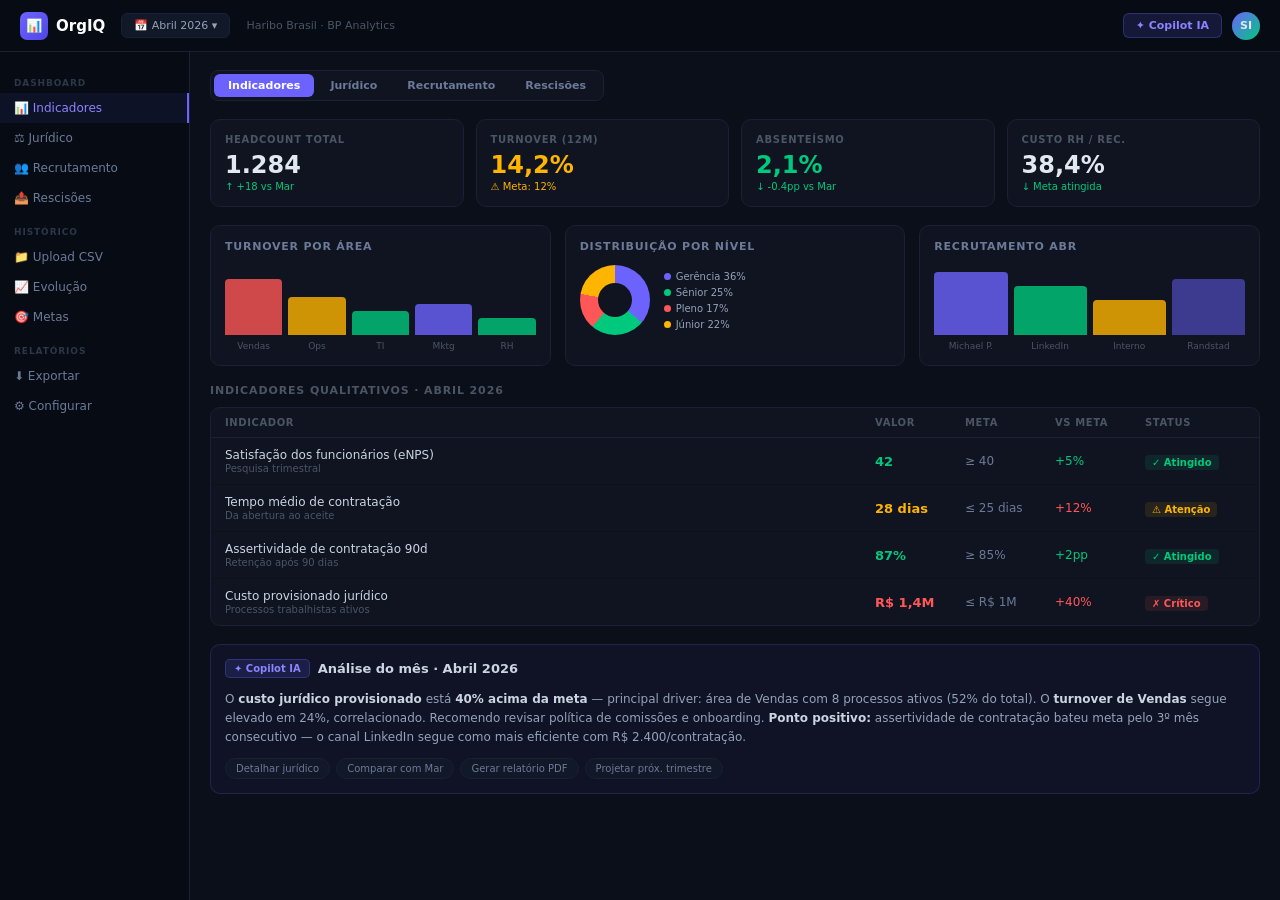
<file: mockups/orgiq.html>
<!DOCTYPE html>
<html lang="pt-BR">
<head>
<meta charset="UTF-8"/>
<style>
* { box-sizing: border-box; margin: 0; padding: 0; }
body { background: #0B0F1A; font-family: system-ui, sans-serif; font-size: 13px; color: #E2E8F0; min-height: 100vh; display: flex; flex-direction: column; }

/* Topbar */
.topbar { background: #070B13; border-bottom: 1px solid #1A2035; padding: 0 20px; height: 52px; display: flex; align-items: center; gap: 16px; flex-shrink: 0; }
.logo { font-size: 15px; font-weight: 800; color: #fff; display: flex; align-items: center; gap: 8px; }
.logo-icon { width: 28px; height: 28px; background: linear-gradient(135deg, #6C63FF, #4F46E5); border-radius: 7px; display: flex; align-items: center; justify-content: center; font-size: 13px; }
.period-select { background: #111827; border: 1px solid #1A2035; border-radius: 6px; padding: 5px 12px; color: #94A3B8; font-size: 11px; display: flex; align-items: center; gap: 6px; cursor: pointer; }
.topbar-right { margin-left: auto; display: flex; align-items: center; gap: 10px; }
.copilot-btn { background: rgba(108,99,255,0.15); color: #8B83FF; border: 1px solid rgba(108,99,255,0.3); padding: 5px 12px; border-radius: 6px; font-size: 11px; font-weight: 600; cursor: pointer; display: flex; align-items: center; gap: 6px; }
.avatar { width: 28px; height: 28px; border-radius: 50%; background: linear-gradient(135deg, #6C63FF, #00C97D); display: flex; align-items: center; justify-content: center; font-size: 11px; font-weight: 700; }

/* Layout */
.layout { display: flex; flex: 1; overflow: hidden; }
.sidebar { width: 190px; background: #070B13; border-right: 1px solid #1A2035; padding: 12px 0; flex-shrink: 0; }
.nav-item { display: flex; align-items: center; gap: 9px; padding: 8px 14px; font-size: 12px; color: #6B7A99; cursor: pointer; }
.nav-item.active { color: #8B83FF; background: rgba(108,99,255,0.08); border-right: 2px solid #6C63FF; }
.nav-section { font-size: 9px; font-weight: 700; color: #2D3748; text-transform: uppercase; letter-spacing: 0.1em; padding: 14px 14px 5px; }
.main { flex: 1; overflow-y: auto; padding: 18px 20px; }

/* Tab bar */
.tabs { display: flex; gap: 2px; background: #0F1420; border: 1px solid #1A2035; border-radius: 8px; padding: 3px; margin-bottom: 18px; width: fit-content; }
.tab { padding: 5px 14px; border-radius: 6px; font-size: 11px; font-weight: 600; color: #6B7A99; cursor: pointer; }
.tab.active { background: #6C63FF; color: #fff; }

/* KPIs */
.kpi-grid { display: grid; grid-template-columns: repeat(4, 1fr); gap: 12px; margin-bottom: 18px; }
.kpi { background: #0F1420; border: 1px solid #1A2035; border-radius: 10px; padding: 14px; }
.kpi__label { font-size: 10px; font-weight: 600; color: #4B5563; text-transform: uppercase; letter-spacing: 0.07em; margin-bottom: 6px; }
.kpi__value { font-size: 24px; font-weight: 700; margin-bottom: 2px; }
.kpi__delta { font-size: 10px; }
.up { color: #00C97D; }
.down { color: #FF5757; }
.neutral { color: #FFB400; }

/* Charts row */
.charts-row { display: grid; grid-template-columns: 1fr 1fr 1fr; gap: 14px; margin-bottom: 18px; }
.chart-card { background: #0F1420; border: 1px solid #1A2035; border-radius: 10px; padding: 14px; }
.chart-title { font-size: 11px; font-weight: 700; color: #6B7A99; text-transform: uppercase; letter-spacing: 0.07em; margin-bottom: 12px; }
.bar-chart { display: flex; align-items: flex-end; gap: 6px; height: 70px; }
.bar { flex: 1; border-radius: 4px 4px 0 0; min-width: 18px; }
.bar-labels { display: flex; gap: 6px; margin-top: 6px; }
.bar-labels span { flex: 1; font-size: 9px; color: #4B5563; text-align: center; }
.donut-wrap { display: flex; align-items: center; gap: 14px; }
.donut { width: 70px; height: 70px; border-radius: 50%; background: conic-gradient(#6C63FF 0deg 130deg, #00C97D 130deg 220deg, #FF5757 220deg 280deg, #FFB400 280deg 360deg); flex-shrink: 0; position: relative; }
.donut::after { content: ''; position: absolute; inset: 18px; background: #0F1420; border-radius: 50%; }
.donut-legend { display: flex; flex-direction: column; gap: 5px; }
.legend-item { display: flex; align-items: center; gap: 5px; font-size: 10px; color: #94A3B8; }
.legend-dot { width: 7px; height: 7px; border-radius: 50%; }

/* Indicators table */
.ind-table { background: #0F1420; border: 1px solid #1A2035; border-radius: 10px; overflow: hidden; margin-bottom: 18px; }
.ind-header { display: grid; grid-template-columns: 1fr 90px 90px 90px 100px; padding: 9px 14px; border-bottom: 1px solid #1A2035; }
.ind-header span { font-size: 10px; font-weight: 700; color: #4B5563; text-transform: uppercase; letter-spacing: 0.06em; }
.ind-row { display: grid; grid-template-columns: 1fr 90px 90px 90px 100px; padding: 10px 14px; border-bottom: 1px solid #0D111A; align-items: center; }
.ind-row:last-child { border-bottom: none; }
.ind-name { font-size: 12px; font-weight: 500; color: #CBD5E1; }
.ind-sub { font-size: 10px; color: #4B5563; margin-top: 1px; }
.ind-val { font-size: 13px; font-weight: 700; }
.progress-bar { height: 4px; background: #1A2035; border-radius: 4px; margin-top: 4px; }
.progress-fill { height: 100%; border-radius: 4px; }
.tag-sm { font-size: 10px; font-weight: 600; padding: 2px 7px; border-radius: 4px; }
.tag-green { background: rgba(0,201,125,0.1); color: #00C97D; }
.tag-red { background: rgba(255,87,87,0.1); color: #FF5757; }
.tag-yellow { background: rgba(255,180,0,0.1); color: #FFB400; }
.tag-blue { background: rgba(108,99,255,0.1); color: #8B83FF; }

/* Copilot panel */
.copilot { background: rgba(108,99,255,0.05); border: 1px solid rgba(108,99,255,0.2); border-radius: 10px; padding: 14px; }
.copilot-header { display: flex; align-items: center; gap: 8px; margin-bottom: 12px; }
.copilot-badge { background: rgba(108,99,255,0.15); color: #8B83FF; border: 1px solid rgba(108,99,255,0.3); padding: 3px 8px; border-radius: 5px; font-size: 10px; font-weight: 700; }
.copilot-msg { font-size: 12px; color: #94A3B8; line-height: 1.6; margin-bottom: 10px; }
.copilot-msg strong { color: #CBD5E1; }
.copilot-chips { display: flex; gap: 6px; flex-wrap: wrap; }
.chip { background: #111827; border: 1px solid #1A2035; color: #6B7A99; padding: 4px 10px; border-radius: 20px; font-size: 10px; cursor: pointer; }
.chip:hover { border-color: rgba(108,99,255,0.4); color: #8B83FF; }
</style>
</head>
<body>
<div class="topbar">
  <div class="logo"><div class="logo-icon">📊</div> OrgIQ</div>
  <div class="period-select">📅 Abril 2026 ▾</div>
  <div style="font-size:11px;color:#4B5563">Haribo Brasil · BP Analytics</div>
  <div class="topbar-right">
    <div class="copilot-btn">✦ Copilot IA</div>
    <div class="avatar">SI</div>
  </div>
</div>
<div class="layout">
  <div class="sidebar">
    <div class="nav-section">Dashboard</div>
    <div class="nav-item active">📊 Indicadores</div>
    <div class="nav-item">⚖️ Jurídico</div>
    <div class="nav-item">👥 Recrutamento</div>
    <div class="nav-item">📤 Rescisões</div>
    <div class="nav-section">Histórico</div>
    <div class="nav-item">📁 Upload CSV</div>
    <div class="nav-item">📈 Evolução</div>
    <div class="nav-item">🎯 Metas</div>
    <div class="nav-section">Relatórios</div>
    <div class="nav-item">⬇️ Exportar</div>
    <div class="nav-item">⚙️ Configurar</div>
  </div>
  <div class="main">
    <div class="tabs">
      <div class="tab active">Indicadores</div>
      <div class="tab">Jurídico</div>
      <div class="tab">Recrutamento</div>
      <div class="tab">Rescisões</div>
    </div>

    <div class="kpi-grid">
      <div class="kpi">
        <div class="kpi__label">Headcount Total</div>
        <div class="kpi__value">1.284</div>
        <div class="kpi__delta up">↑ +18 vs Mar</div>
      </div>
      <div class="kpi">
        <div class="kpi__label">Turnover (12m)</div>
        <div class="kpi__value" style="color:#FFB400">14,2%</div>
        <div class="kpi__delta neutral">⚠ Meta: 12%</div>
      </div>
      <div class="kpi">
        <div class="kpi__label">Absenteísmo</div>
        <div class="kpi__value" style="color:#00C97D">2,1%</div>
        <div class="kpi__delta up">↓ -0.4pp vs Mar</div>
      </div>
      <div class="kpi">
        <div class="kpi__label">Custo RH / Rec.</div>
        <div class="kpi__value">38,4%</div>
        <div class="kpi__delta up">↓ Meta atingida</div>
      </div>
    </div>

    <div class="charts-row">
      <div class="chart-card">
        <div class="chart-title">Turnover por área</div>
        <div class="bar-chart">
          <div class="bar" style="height:80%;background:#FF5757;opacity:0.8"></div>
          <div class="bar" style="height:55%;background:#FFB400;opacity:0.8"></div>
          <div class="bar" style="height:35%;background:#00C97D;opacity:0.8"></div>
          <div class="bar" style="height:45%;background:#6C63FF;opacity:0.8"></div>
          <div class="bar" style="height:25%;background:#00C97D;opacity:0.8"></div>
        </div>
        <div class="bar-labels"><span>Vendas</span><span>Ops</span><span>TI</span><span>Mktg</span><span>RH</span></div>
      </div>
      <div class="chart-card">
        <div class="chart-title">Distribuição por nível</div>
        <div class="donut-wrap">
          <div class="donut"></div>
          <div class="donut-legend">
            <div class="legend-item"><span class="legend-dot" style="background:#6C63FF"></span>Gerência 36%</div>
            <div class="legend-item"><span class="legend-dot" style="background:#00C97D"></span>Sênior 25%</div>
            <div class="legend-item"><span class="legend-dot" style="background:#FF5757"></span>Pleno 17%</div>
            <div class="legend-item"><span class="legend-dot" style="background:#FFB400"></span>Júnior 22%</div>
          </div>
        </div>
      </div>
      <div class="chart-card">
        <div class="chart-title">Recrutamento Abr</div>
        <div class="bar-chart">
          <div class="bar" style="height:90%;background:#6C63FF;opacity:0.8"></div>
          <div class="bar" style="height:70%;background:#00C97D;opacity:0.8"></div>
          <div class="bar" style="height:50%;background:#FFB400;opacity:0.8"></div>
          <div class="bar" style="height:80%;background:#6C63FF;opacity:0.5"></div>
        </div>
        <div class="bar-labels"><span>Michael P.</span><span>LinkedIn</span><span>Interno</span><span>Randstad</span></div>
      </div>
    </div>

    <div style="font-size:11px;font-weight:700;color:#4B5563;text-transform:uppercase;letter-spacing:0.08em;margin-bottom:10px;">Indicadores Qualitativos · Abril 2026</div>
    <div class="ind-table">
      <div class="ind-header">
        <span>Indicador</span><span>Valor</span><span>Meta</span><span>vs Meta</span><span>Status</span>
      </div>
      <div class="ind-row">
        <div><div class="ind-name">Satisfação dos funcionários (eNPS)</div><div class="ind-sub">Pesquisa trimestral</div></div>
        <div class="ind-val" style="color:#00C97D">42</div>
        <div style="font-size:12px;color:#6B7A99">≥ 40</div>
        <div style="font-size:12px;color:#00C97D">+5%</div>
        <div><span class="tag-sm tag-green">✓ Atingido</span></div>
      </div>
      <div class="ind-row">
        <div><div class="ind-name">Tempo médio de contratação</div><div class="ind-sub">Da abertura ao aceite</div></div>
        <div class="ind-val" style="color:#FFB400">28 dias</div>
        <div style="font-size:12px;color:#6B7A99">≤ 25 dias</div>
        <div style="font-size:12px;color:#FF5757">+12%</div>
        <div><span class="tag-sm tag-yellow">⚠ Atenção</span></div>
      </div>
      <div class="ind-row">
        <div><div class="ind-name">Assertividade de contratação 90d</div><div class="ind-sub">Retenção após 90 dias</div></div>
        <div class="ind-val" style="color:#00C97D">87%</div>
        <div style="font-size:12px;color:#6B7A99">≥ 85%</div>
        <div style="font-size:12px;color:#00C97D">+2pp</div>
        <div><span class="tag-sm tag-green">✓ Atingido</span></div>
      </div>
      <div class="ind-row">
        <div><div class="ind-name">Custo provisionado jurídico</div><div class="ind-sub">Processos trabalhistas ativos</div></div>
        <div class="ind-val" style="color:#FF5757">R$ 1,4M</div>
        <div style="font-size:12px;color:#6B7A99">≤ R$ 1M</div>
        <div style="font-size:12px;color:#FF5757">+40%</div>
        <div><span class="tag-sm tag-red">✗ Crítico</span></div>
      </div>
    </div>

    <div class="copilot">
      <div class="copilot-header">
        <span class="copilot-badge">✦ Copilot IA</span>
        <span style="font-size:13px;font-weight:600;color:#CBD5E1">Análise do mês · Abril 2026</span>
      </div>
      <div class="copilot-msg">
        O <strong>custo jurídico provisionado</strong> está <strong>40% acima da meta</strong> — principal driver: área de Vendas com 8 processos ativos (52% do total). O <strong>turnover de Vendas</strong> segue elevado em 24%, correlacionado. Recomendo revisar política de comissões e onboarding. <strong>Ponto positivo:</strong> assertividade de contratação bateu meta pelo 3º mês consecutivo — o canal LinkedIn segue como mais eficiente com R$ 2.400/contratação.
      </div>
      <div class="copilot-chips">
        <div class="chip">Detalhar jurídico</div>
        <div class="chip">Comparar com Mar</div>
        <div class="chip">Gerar relatório PDF</div>
        <div class="chip">Projetar próx. trimestre</div>
      </div>
    </div>
  </div>
</div>
</body>
</html>
</file>
<file: styles.css>
/* =====================
   DESIGN SYSTEM
   ===================== */
:root {
  --bg-primary: #0A0A0B;
  --bg-card: rgba(255, 255, 255, 0.03);
  --text-primary: #E8E6E3;
  --text-secondary: #8A8A8A;
  --accent-green: #00E5A0;
  --accent-purple: #6C63FF;
  --accent-coral: #FF6B6B;
  --border-subtle: rgba(255, 255, 255, 0.07);
  --border-card: rgba(255, 255, 255, 0.06);
  --max-width: 1200px;
  --font-display: 'Bricolage Grotesque', system-ui, sans-serif;
  --font-body: 'DM Sans', system-ui, sans-serif;
  --font-mono: 'Space Mono', monospace;
}

/* =====================
   RESET & BASE
   ===================== */
*, *::before, *::after { box-sizing: border-box; margin: 0; padding: 0; }
html { scroll-behavior: smooth; }
body {
  background-color: var(--bg-primary);
  color: var(--text-primary);
  font-family: var(--font-body);
  font-size: 16px;
  line-height: 1.6;
  overflow-x: hidden;
}

/* Background grid global */
body::before {
  content: '';
  position: fixed;
  inset: 0;
  background-image:
    linear-gradient(rgba(255,255,255,0.02) 1px, transparent 1px),
    linear-gradient(90deg, rgba(255,255,255,0.02) 1px, transparent 1px);
  background-size: 40px 40px;
  pointer-events: none;
  z-index: 0;
}

/* =====================
   LAYOUT UTILITIES
   ===================== */
.container {
  max-width: var(--max-width);
  margin: 0 auto;
  padding: 0 24px;
  position: relative;
  z-index: 1;
}
section { position: relative; z-index: 1; }

/* =====================
   GLOW DIVIDER
   ===================== */
.glow-divider {
  height: 1px;
  background: linear-gradient(90deg, transparent, var(--accent-green), var(--accent-purple), transparent);
  opacity: 0.4;
  margin: 0;
}

/* =====================
   SCROLL ANIMATION
   ===================== */
.reveal {
  opacity: 0;
  transform: translateY(24px);
  transition: opacity 0.6s ease, transform 0.6s ease;
}
.reveal.visible {
  opacity: 1;
  transform: translateY(0);
}
.reveal-delay-1 { transition-delay: 0.1s; }
.reveal-delay-2 { transition-delay: 0.2s; }
.reveal-delay-3 { transition-delay: 0.3s; }
.reveal-delay-4 { transition-delay: 0.4s; }
.reveal-delay-5 { transition-delay: 0.5s; }

/* Fallback for no-JS and reduced motion */
@media (prefers-reduced-motion: reduce) {
  .reveal {
    opacity: 1;
    transform: none;
    transition: none;
  }
}

/* =====================
   NAVBAR
   ===================== */
.navbar {
  position: fixed;
  top: 0; left: 0; right: 0;
  z-index: 100;
  padding: 16px 0;
  transition: background 0.3s ease, backdrop-filter 0.3s ease, border-color 0.3s ease;
  border-bottom: 1px solid transparent;
}
.navbar.scrolled {
  background: rgba(10, 10, 11, 0.8);
  backdrop-filter: blur(12px);
  -webkit-backdrop-filter: blur(12px);
  border-bottom-color: var(--border-subtle);
}
.navbar__inner {
  display: flex;
  align-items: center;
  gap: 32px;
}
.navbar__logo {
  font-family: var(--font-display);
  font-size: 18px;
  color: var(--text-primary);
  text-decoration: none;
  white-space: nowrap;
}
.navbar__links {
  display: flex;
  list-style: none;
  gap: 28px;
  margin: 0 auto;
}
.navbar__links a {
  color: var(--text-secondary);
  text-decoration: none;
  font-size: 14px;
  font-weight: 500;
  transition: color 0.2s;
}
.navbar__links a:hover { color: var(--text-primary); }
.navbar__cta { flex-shrink: 0; }
.navbar__hamburger {
  display: none;
  flex-direction: column;
  gap: 5px;
  background: none;
  border: none;
  cursor: pointer;
  padding: 4px;
  margin-left: auto;
}
.navbar__hamburger span {
  display: block;
  width: 22px; height: 2px;
  background: var(--text-primary);
  border-radius: 2px;
  transition: transform 0.3s, opacity 0.3s;
}
.navbar__hamburger.open span:nth-child(1) { transform: translateY(7px) rotate(45deg); }
.navbar__hamburger.open span:nth-child(2) { opacity: 0; }
.navbar__hamburger.open span:nth-child(3) { transform: translateY(-7px) rotate(-45deg); }

/* =====================
   BUTTONS (global)
   ===================== */
.btn {
  display: inline-flex;
  align-items: center;
  gap: 6px;
  padding: 10px 20px;
  border-radius: 8px;
  font-family: var(--font-body);
  font-size: 14px;
  font-weight: 600;
  text-decoration: none;
  cursor: pointer;
  border: none;
  transition: transform 0.2s ease, box-shadow 0.2s ease, background 0.2s ease;
}
.btn:hover { transform: scale(1.03); }
.btn--primary {
  background: var(--accent-green);
  color: #0A0A0B;
}
.btn--primary:hover {
  box-shadow: 0 0 20px rgba(0, 229, 160, 0.4);
}
.btn--outline {
  background: transparent;
  color: var(--text-primary);
  border: 1.5px solid rgba(232, 230, 227, 0.2);
}
.btn--outline:hover {
  border-color: rgba(232, 230, 227, 0.5);
}

/* =====================
   MOBILE NAV
   ===================== */
@media (max-width: 768px) {
  .navbar__links {
    position: fixed;
    top: 0; left: 0; right: 0;
    flex-direction: column;
    background: rgba(10, 10, 11, 0.97);
    backdrop-filter: blur(16px);
    padding: 80px 24px 32px;
    gap: 20px;
    transform: translateY(-100%);
    transition: transform 0.3s ease, visibility 0.3s ease;
    z-index: 99;
    visibility: hidden;
    pointer-events: none;
  }
  .navbar__links.open {
    transform: translateY(0);
    visibility: visible;
    pointer-events: auto;
  }
  .navbar__links a { font-size: 18px; }
  .navbar__cta { display: none; }
  .navbar__hamburger { display: flex; }
}

/* =====================
   HERO
   ===================== */
.hero {
  min-height: 100vh;
  display: flex;
  align-items: center;
  padding: 140px 0 100px;
  position: relative;
  overflow: hidden;
}
.hero__inner {
  position: relative;
  z-index: 2;
  width: 100%;
}
.hero__content {
  max-width: 900px;
  margin: 0 auto;
  text-align: center;
}
.hero__tag {
  display: inline-block;
  font-size: 11px;
  font-weight: 600;
  letter-spacing: 0.1em;
  text-transform: uppercase;
  color: var(--accent-green);
  background: rgba(0, 229, 160, 0.1);
  border: 1px solid rgba(0, 229, 160, 0.2);
  padding: 5px 12px;
  border-radius: 20px;
  margin-bottom: 28px;
}
.hero__title {
  font-family: var(--font-display);
  font-size: clamp(40px, 6vw, 80px);
  font-weight: 800;
  line-height: 1.1;
  color: var(--text-primary);
  margin-bottom: 24px;
  letter-spacing: -0.02em;
}
.hero__subtitle {
  font-size: 18px;
  color: var(--text-secondary);
  max-width: 580px;
  margin: 0 auto 40px;
  line-height: 1.7;
}
.hero__buttons {
  display: flex;
  gap: 12px;
  flex-wrap: wrap;
  justify-content: center;
}
.hero__buttons .btn { font-size: 15px; padding: 12px 24px; }

/* Orb decorativo */
.hero__orb {
  position: absolute;
  top: -100px;
  left: 50%;
  transform: translateX(-50%);
  width: 800px;
  height: 800px;
  border-radius: 50%;
  background: radial-gradient(
    circle,
    rgba(0, 229, 160, 0.12) 0%,
    rgba(108, 99, 255, 0.07) 45%,
    transparent 70%
  );
  filter: blur(40px);
  pointer-events: none;
  z-index: 1;
}

@media (max-width: 768px) {
  .hero { padding: 100px 0 60px; }
  .hero__subtitle { font-size: 16px; }
  .hero__orb { width: 340px; height: 340px; top: -60px; }
}

/* =====================
   CAPABILITIES BAR
   ===================== */
.capabilities {
  padding: 40px 0;
}
.capabilities__track {
  display: flex;
  flex-wrap: wrap;
  gap: 10px;
  justify-content: center;
}
.cap-tag {
  font-size: 13px;
  font-weight: 500;
  color: var(--text-secondary);
  border: 1px solid var(--border-subtle);
  padding: 7px 16px;
  border-radius: 20px;
  cursor: default;
  transition: color 0.2s, border-color 0.2s;
  white-space: nowrap;
}
.cap-tag:hover {
  color: var(--accent-green);
  border-color: rgba(0, 229, 160, 0.4);
}

@media (max-width: 768px) {
  .capabilities__track {
    flex-wrap: nowrap;
    overflow-x: auto;
    justify-content: flex-start;
    padding-bottom: 8px;
    scrollbar-width: none;
  }
  .capabilities__track::-webkit-scrollbar { display: none; }
}

/* =====================
   SECTION SHARED
   ===================== */
.section-services,
.section-how,
.section-for-whom,
.section-differentials,
.section-cta {
  padding: 96px 0;
}
.section-header {
  text-align: center;
  margin-bottom: 56px;
}
.section-title {
  font-family: var(--font-display);
  font-size: clamp(28px, 3.5vw, 44px);
  color: var(--text-primary);
  margin-bottom: 12px;
  line-height: 1.2;
}
.section-subtitle {
  font-size: 16px;
  color: var(--text-secondary);
  max-width: 560px;
  margin: 0 auto;
  line-height: 1.7;
}

/* =====================
   PHASE CARDS
   ===================== */
.phases-grid {
  display: grid;
  grid-template-columns: repeat(3, 1fr);
  gap: 20px;
}
.phase-card {
  background: var(--bg-card);
  border: 1px solid var(--border-card);
  border-radius: 14px;
  padding: 28px;
  position: relative;
  overflow: hidden;
  transition: transform 0.25s ease, border-top-color 0.25s ease;
}
/* Top border accent via data-accent */
.phase-card[data-accent="green"] { border-top: 3px solid var(--accent-green); }
.phase-card[data-accent="purple"] { border-top: 3px solid var(--accent-purple); }
.phase-card[data-accent="coral"]  { border-top: 3px solid var(--accent-coral); }

.phase-card:hover { transform: translateY(-4px); }

.phase-card__num {
  position: absolute;
  top: 12px; right: 20px;
  font-family: var(--font-body);
  font-size: 72px;
  font-weight: 800;
  line-height: 1;
  opacity: 0.06;
  color: var(--text-primary);
  pointer-events: none;
  user-select: none;
}
.phase-card[data-accent="green"] .phase-card__num { color: var(--accent-green); opacity: 0.15; }
.phase-card[data-accent="purple"] .phase-card__num { color: var(--accent-purple); opacity: 0.15; }
.phase-card[data-accent="coral"]  .phase-card__num { color: var(--accent-coral); opacity: 0.15; }

.phase-card__icon {
  font-size: 20px;
  margin-bottom: 12px;
}
.phase-card[data-accent="green"] .phase-card__icon { color: var(--accent-green); }
.phase-card[data-accent="purple"] .phase-card__icon { color: var(--accent-purple); }
.phase-card[data-accent="coral"]  .phase-card__icon { color: var(--accent-coral); }

.phase-card__title {
  font-size: 18px;
  font-weight: 700;
  color: var(--text-primary);
  margin-bottom: 4px;
}
.phase-card__model {
  font-family: var(--font-mono);
  font-size: 10px;
  letter-spacing: 0.08em;
  text-transform: uppercase;
  margin-bottom: 14px;
}
.phase-card[data-accent="green"] .phase-card__model { color: var(--accent-green); }
.phase-card[data-accent="purple"] .phase-card__model { color: var(--accent-purple); }
.phase-card[data-accent="coral"]  .phase-card__model { color: var(--accent-coral); }

.phase-card__desc {
  font-size: 14px;
  color: var(--text-secondary);
  line-height: 1.6;
  margin-bottom: 16px;
}
.phase-card__list {
  list-style: none;
  display: flex;
  flex-direction: column;
  gap: 6px;
}
.phase-card__list li {
  font-size: 13px;
  color: var(--text-secondary);
  padding-left: 16px;
  position: relative;
}
.phase-card__list li::before {
  content: '—';
  position: absolute;
  left: 0;
  opacity: 0.4;
}

@media (max-width: 1024px) {
  .phases-grid { grid-template-columns: repeat(2, 1fr); }
}
@media (max-width: 768px) {
  .phases-grid { grid-template-columns: 1fr; }
  .section-services, .section-how, .section-for-whom, .section-differentials, .section-cta { padding: 64px 0; }
}

/* =====================
   TIMELINE — HORIZONTAL (desktop) / VERTICAL (mobile)
   ===================== */
.timeline {
  display: flex;
  flex-direction: row;
  gap: 0;
  position: relative;
}
.timeline__step {
  flex: 1;
  display: flex;
  flex-direction: column;
  align-items: center;
  position: relative;
}
.timeline__dot {
  width: 14px; height: 14px;
  border-radius: 50%;
  border: 2px solid var(--accent-green);
  background: var(--bg-primary);
  position: relative;
  z-index: 2;
  flex-shrink: 0;
}
.timeline__connector {
  position: absolute;
  top: 6px;
  left: 50%;
  width: 100%;
  height: 1px;
  background: linear-gradient(90deg, rgba(0,229,160,0.5), rgba(0,229,160,0.1));
  z-index: 1;
}
.timeline__step:last-child .timeline__connector { display: none; }

.timeline__content {
  margin-top: 16px;
  text-align: center;
  padding: 0 8px;
}
.timeline__num {
  font-family: var(--font-mono);
  font-size: 11px;
  color: var(--accent-green);
  font-weight: 700;
  letter-spacing: 0.08em;
  display: block;
  margin-bottom: 4px;
}
.timeline__title {
  font-size: 14px;
  font-weight: 700;
  color: var(--text-primary);
  margin-bottom: 6px;
}
.timeline__desc {
  font-size: 12px;
  color: var(--text-secondary);
  line-height: 1.5;
}

/* Vertical no mobile */
@media (max-width: 768px) {
  .timeline {
    flex-direction: column;
    padding-left: 20px;
    gap: 0;
  }
  .timeline__step {
    flex-direction: row;
    align-items: flex-start;
    gap: 16px;
    padding-bottom: 28px;
  }
  .timeline__step:last-child { padding-bottom: 0; }
  .timeline__dot {
    margin-top: 3px;
    flex-shrink: 0;
  }
  .timeline__connector {
    top: 14px;
    left: 6px;
    width: 1px;
    height: 100%;
    background: linear-gradient(180deg, rgba(0,229,160,0.5), rgba(0,229,160,0.1));
  }
  .timeline__content {
    margin-top: 0;
    text-align: left;
    padding: 0;
  }
}

/* =====================
   SEGMENT CARDS (Para Quem)
   ===================== */
.segment-grid {
  display: grid;
  grid-template-columns: repeat(3, 1fr);
  gap: 20px;
}
.segment-card {
  background: var(--bg-card);
  border: 1px solid var(--border-card);
  border-radius: 14px;
  padding: 28px;
  transition: border-color 0.25s ease;
}
.segment-card:hover {
  border-color: rgba(0, 229, 160, 0.35);
}
.segment-tag {
  display: inline-block;
  font-size: 10px;
  font-weight: 700;
  letter-spacing: 0.1em;
  text-transform: uppercase;
  color: var(--accent-green);
  background: rgba(0, 229, 160, 0.08);
  border: 1px solid rgba(0, 229, 160, 0.2);
  padding: 4px 10px;
  border-radius: 20px;
  margin-bottom: 14px;
}
.segment-title {
  font-size: 18px;
  font-weight: 700;
  color: var(--text-primary);
  margin-bottom: 10px;
}
.segment-desc {
  font-size: 14px;
  color: var(--text-secondary);
  line-height: 1.6;
}

@media (max-width: 1024px) {
  .segment-grid { grid-template-columns: repeat(2, 1fr); }
}
@media (max-width: 768px) {
  .segment-grid { grid-template-columns: 1fr; }
}

/* =====================
   DIFERENCIAIS (2×2 grid)
   ===================== */
.diff-grid {
  display: grid;
  grid-template-columns: repeat(2, 1fr);
  gap: 32px 48px;
  max-width: 860px;
  margin: 0 auto;
}
.diff-item {}
.diff-title {
  font-size: 17px;
  font-weight: 700;
  color: var(--text-primary);
  margin-bottom: 8px;
  display: flex;
  align-items: flex-start;
  gap: 10px;
}
.diff-title::before {
  content: '◆';
  color: var(--accent-green);
  font-size: 10px;
  margin-top: 4px;
  flex-shrink: 0;
}
.diff-desc {
  font-size: 14px;
  color: var(--text-secondary);
  line-height: 1.6;
  padding-left: 20px;
}

@media (max-width: 768px) {
  .diff-grid { grid-template-columns: 1fr; gap: 24px; }
}

/* =====================
   CTA FINAL
   ===================== */
.section-cta { text-align: center; }
.cta-inner {
  max-width: 640px;
  margin: 0 auto;
}
.cta-title {
  font-family: var(--font-display);
  font-size: clamp(28px, 3.5vw, 44px);
  color: var(--text-primary);
  margin-bottom: 16px;
  line-height: 1.2;
}
.cta-subtitle {
  font-size: 16px;
  color: var(--text-secondary);
  margin-bottom: 36px;
  line-height: 1.7;
}
.cta-buttons {
  display: flex;
  gap: 12px;
  justify-content: center;
  flex-wrap: wrap;
  margin-bottom: 16px;
}
.btn--large { font-size: 15px; padding: 14px 28px; }
.cta-note {
  font-size: 13px;
  color: var(--text-secondary);
  opacity: 0.7;
}

/* =====================
   FOOTER
   ===================== */
.footer {
  padding-bottom: 40px;
}
.footer__inner {
  padding-top: 40px;
  display: grid;
  grid-template-columns: auto 1fr auto;
  grid-template-rows: auto auto;
  align-items: center;
  gap: 16px 32px;
}
.footer__logo {
  font-family: var(--font-display);
  font-size: 16px;
  color: var(--text-primary);
  text-decoration: none;
  grid-column: 1;
  grid-row: 1;
}
.footer__links {
  display: flex;
  gap: 20px;
  flex-wrap: wrap;
  grid-column: 2;
  grid-row: 1;
}
.footer__links a {
  font-size: 13px;
  color: var(--text-secondary);
  text-decoration: none;
  transition: color 0.2s;
}
.footer__links a:hover { color: var(--text-primary); }
.footer__social {
  display: flex;
  gap: 12px;
  align-items: center;
  grid-column: 3;
  grid-row: 1;
}
.footer__social a {
  color: var(--text-secondary);
  transition: color 0.2s;
}
.footer__social a:hover { color: var(--accent-green); }
.footer__copy {
  font-size: 12px;
  color: var(--text-secondary);
  opacity: 0.5;
  grid-column: 1 / -1;
  grid-row: 2;
}

@media (max-width: 768px) {
  .footer__inner {
    grid-template-columns: 1fr;
    grid-template-rows: auto;
    justify-items: center;
    text-align: center;
    gap: 20px;
  }
  .footer__logo, .footer__links, .footer__social, .footer__copy {
    grid-column: 1; grid-row: auto;
  }
  .footer__links { justify-content: center; }
}

/* =====================
   ACCESSIBILITY
   ===================== */
:focus-visible {
  outline: 2px solid var(--accent-green);
  outline-offset: 3px;
  border-radius: 4px;
}

/* Scroll margin to compensate for fixed navbar */
#servicos, #como-funciona, #para-quem, #contato {
  scroll-margin-top: 80px;
}

/* =====================
   PORTFOLIO
   ===================== */
.section-portfolio {
  padding: 96px 0;
}
.portfolio-grid {
  display: grid;
  grid-template-columns: repeat(2, 1fr);
  gap: 20px;
}
.portfolio-card {
  background: var(--bg-card);
  border: 1px solid var(--border-card);
  border-radius: 14px;
  padding: 28px;
  transition: border-color 0.25s ease, transform 0.25s ease;
}
.portfolio-card:hover {
  border-color: rgba(0, 229, 160, 0.3);
  transform: translateY(-3px);
}
.portfolio-card__header {
  display: flex;
  align-items: flex-start;
  gap: 14px;
  margin-bottom: 16px;
}
.portfolio-card__icon {
  font-size: 28px;
  line-height: 1;
  flex-shrink: 0;
  margin-top: 2px;
}
.portfolio-card__sector {
  display: block;
  font-family: var(--font-mono);
  font-size: 10px;
  letter-spacing: 0.08em;
  text-transform: uppercase;
  color: var(--accent-green);
  margin-bottom: 4px;
}
.portfolio-card__name {
  font-size: 20px;
  font-weight: 800;
  color: var(--text-primary);
  font-family: var(--font-display);
  letter-spacing: -0.01em;
}
.portfolio-card__desc {
  font-size: 14px;
  color: var(--text-secondary);
  line-height: 1.65;
  margin-bottom: 18px;
}
.portfolio-card__tags {
  display: flex;
  flex-wrap: wrap;
  gap: 8px;
}
.portfolio-card__tags span {
  font-size: 11px;
  font-weight: 600;
  color: var(--text-secondary);
  border: 1px solid var(--border-subtle);
  padding: 4px 10px;
  border-radius: 20px;
  transition: color 0.2s, border-color 0.2s;
}
.portfolio-card:hover .portfolio-card__tags span {
  color: var(--accent-green);
  border-color: rgba(0, 229, 160, 0.3);
}

@media (max-width: 768px) {
  .portfolio-grid { grid-template-columns: 1fr; }
  .section-portfolio { padding: 64px 0; }
}
</file>
